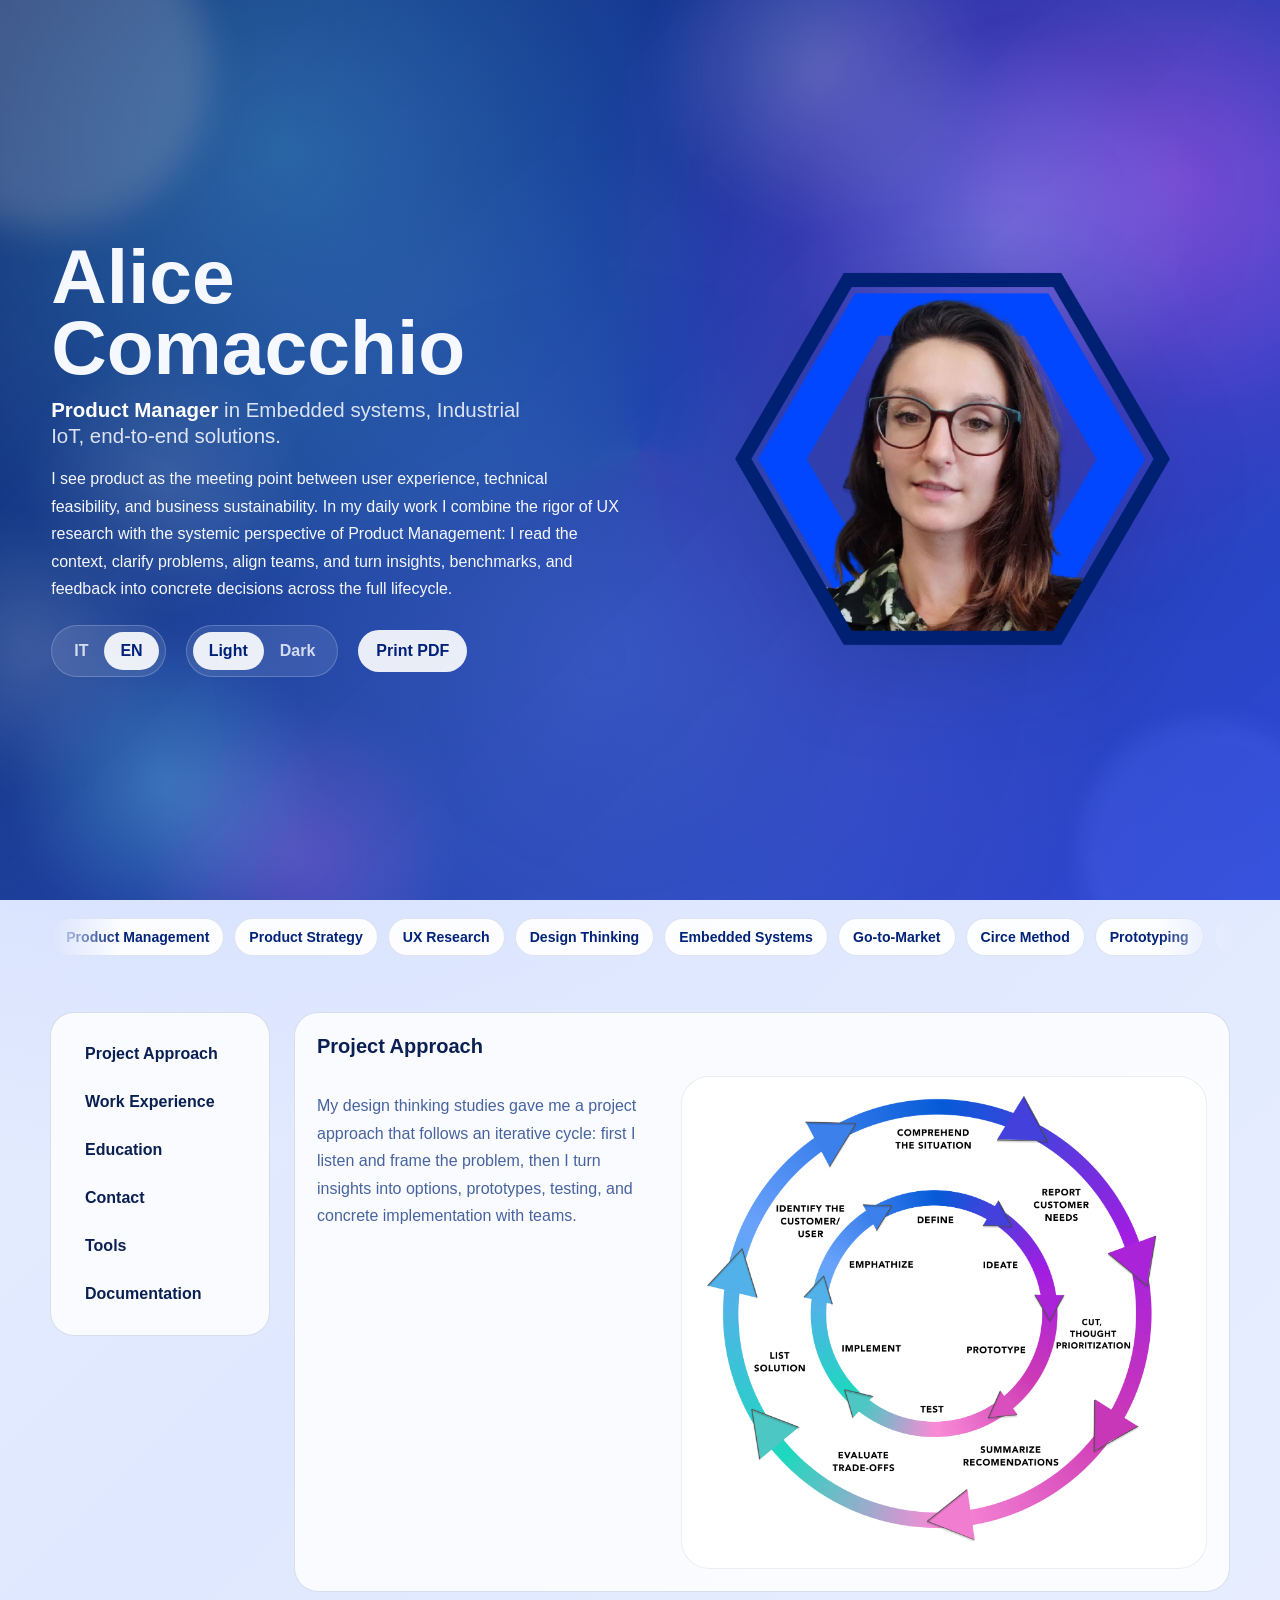
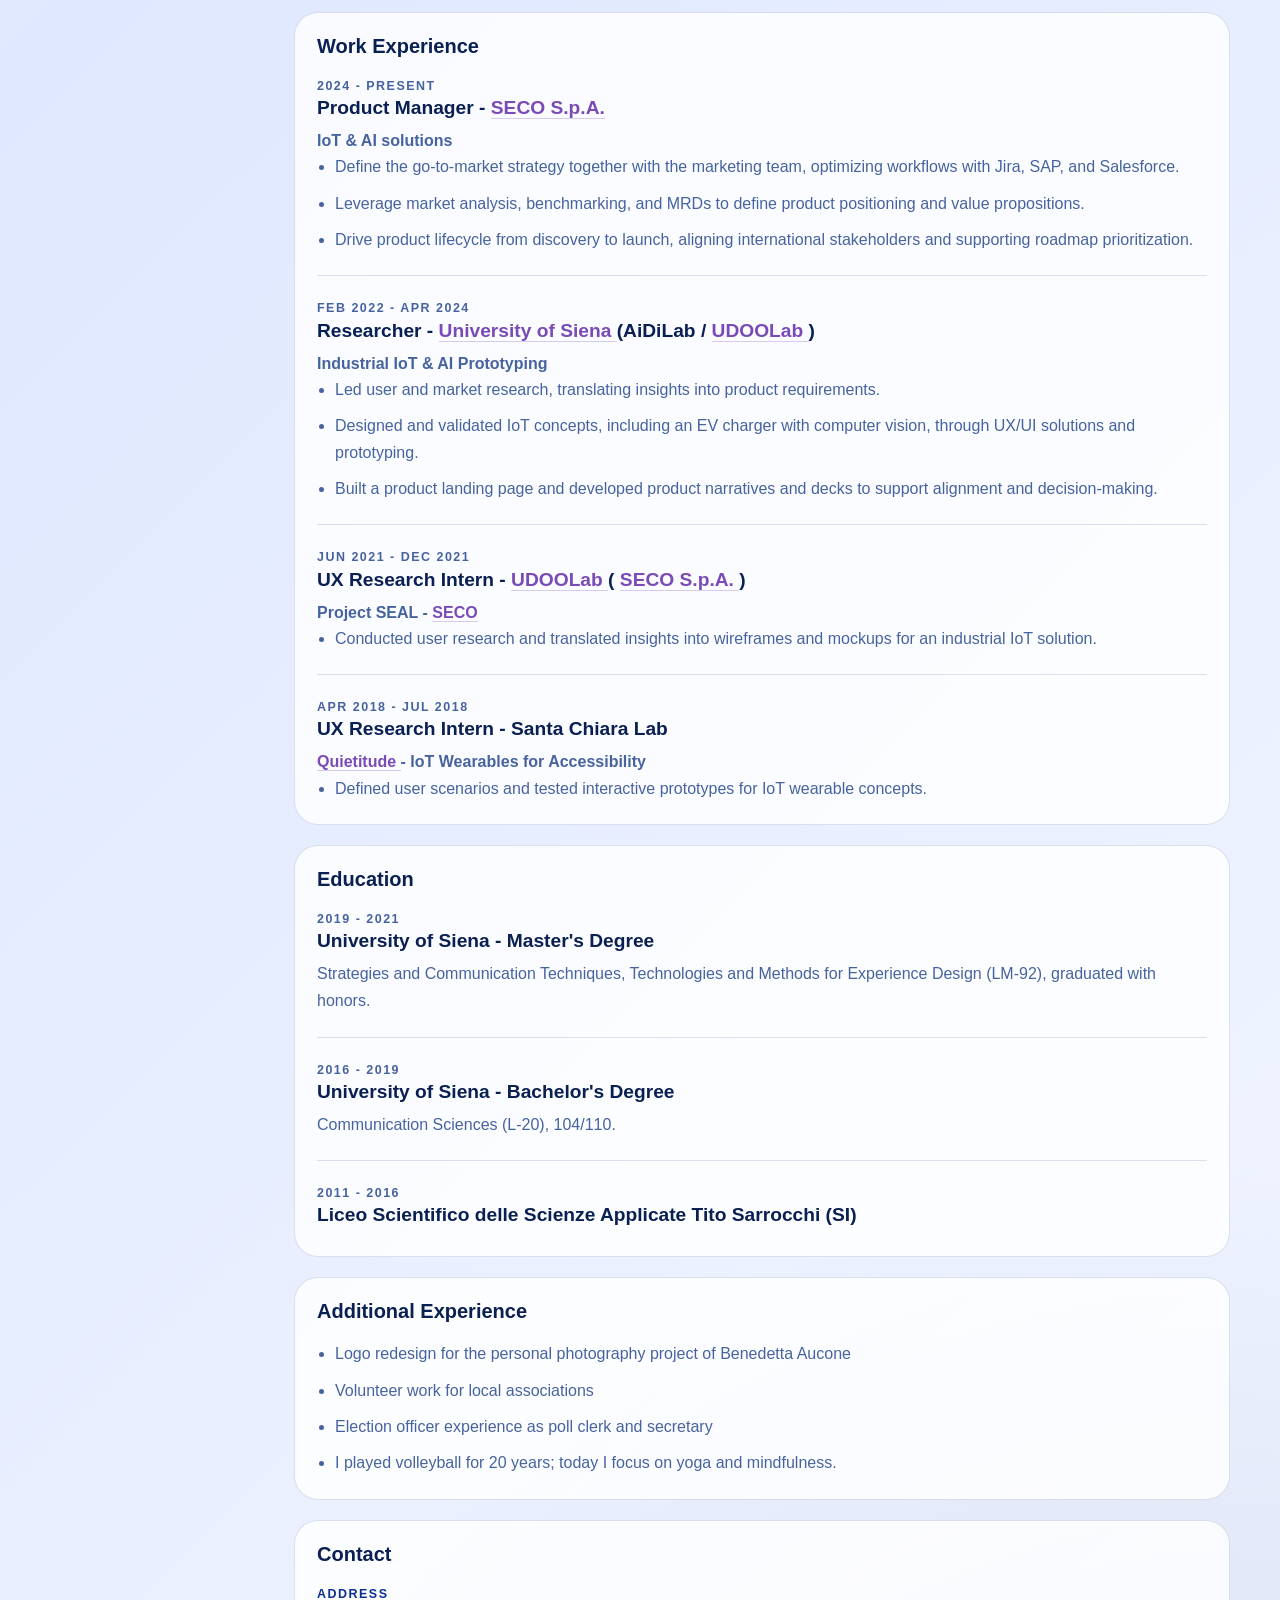
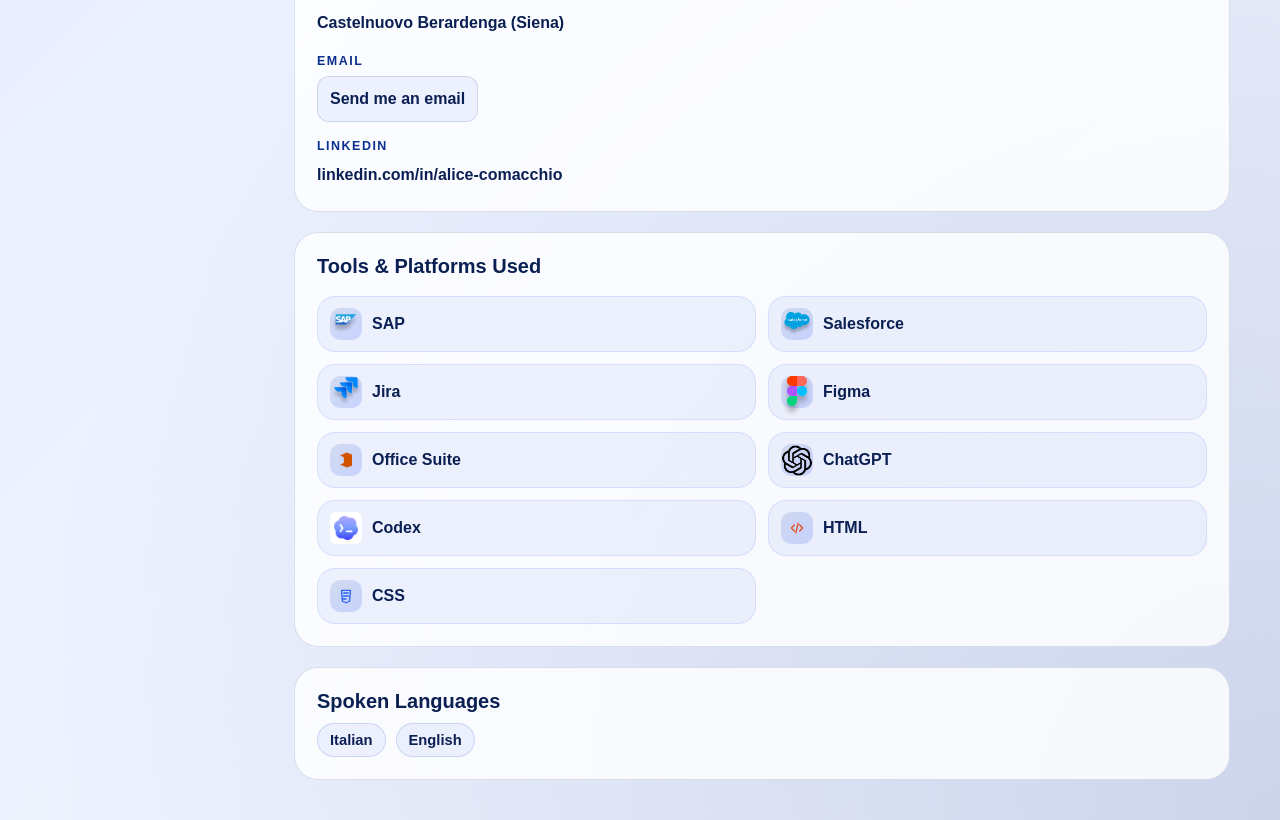
<file: index.html>
<!DOCTYPE html>
<html lang="it">
  <head>
    <meta charset="UTF-8" />
    <meta name="viewport" content="width=device-width, initial-scale=1.0" />
    <meta name="google" content="notranslate" />
    <title>Alice Comacchio | Product Manager</title>
    <link
      rel="icon"
      type="image/jpeg"
      href="./assets/images/profile/alice-comacchio.jpg"
    />
    <link rel="stylesheet" href="./assets/css/main.css" />
  </head>
  <body>
    <div class="page-shell">
      <header class="hero">
        <div class="hero-background-motion" aria-hidden="true"></div>
        <button
          class="mobile-menu-toggle"
          type="button"
          aria-expanded="false"
          aria-controls="site-menu"
        >
          <span class="mobile-menu-lines" aria-hidden="true">
            <span></span>
            <span></span>
            <span></span>
          </span>
          <span class="mobile-menu-label" data-it="Menu" data-en="Menu">Menu</span>
        </button>
        <div class="hero-visual" aria-label="Foto profilo di Alice Comacchio">
          <div class="hexagon-frame">
            <img
              class="hero-portrait"
              src="./assets/images/profile/alice-comacchio-hero.png"
              alt="Ritratto di Alice Comacchio"
            />
          </div>
        </div>
        <div class="hero-copy">
          <h1>Alice Comacchio</h1>
          <p class="hero-title">
            <strong>Product Manager</strong>
            <span
              class="hero-title-rest"
              data-it="in Embedded systems, Industrial IoT, end-to-end solutions."
              data-en="in Embedded systems, Industrial IoT, end-to-end solutions."
            >
              in Embedded systems, Industrial IoT, end-to-end solutions.
            </span>
          </p>
          <p
            class="hero-summary"
            data-it="Penso al prodotto come al punto di incontro tra esperienza utente, fattibilità tecnica e sostenibilità di business. Porto nel lavoro quotidiano il rigore della ricerca UX e la visione sistemica del Product Management: ascolto il contesto, chiarisco i problemi, allineo i team e trasformo insight, benchmark e feedback in decisioni concrete lungo tutto il lifecycle."
            data-en="I see product as the meeting point between user experience, technical feasibility, and business sustainability. In my daily work I combine the rigor of UX research with the systemic perspective of Product Management: I read the context, clarify problems, align teams, and turn insights, benchmarks, and feedback into concrete decisions across the full lifecycle."
          >
            Penso al prodotto come al punto di incontro tra esperienza utente, fattibilità
            tecnica e sostenibilità di business. Porto nel lavoro quotidiano il rigore della
            ricerca UX e la visione sistemica del Product Management: ascolto il contesto,
            chiarisco i problemi, allineo i team e trasformo insight, benchmark e feedback in
            decisioni concrete lungo tutto il lifecycle.
          </p>
          <div class="hero-topbar">
            <div class="hero-controls">
              <div class="control-group">
                <div
                  class="language-switch hero-language notranslate"
                  aria-label="Selettore lingua"
                  translate="no"
                >
                  <button class="lang-button active" type="button" data-lang="it" translate="no">
                    IT
                  </button>
                  <button class="lang-button" type="button" data-lang="en" translate="no">
                    EN
                  </button>
                </div>
              </div>

              <div class="control-group">
                <div class="theme-switch notranslate" aria-label="Theme switcher" translate="no">
                  <button
                    class="theme-button active"
                    type="button"
                    data-theme="light"
                    data-it="Chiaro"
                    data-en="Light"
                    translate="no"
                  >
                    Chiaro
                  </button>
                  <button
                    class="theme-button"
                    type="button"
                    data-theme="dark"
                    data-it="Scuro"
                    data-en="Dark"
                    translate="no"
                  >
                    Scuro
                  </button>
                </div>
              </div>

              <a
                class="print-link current-pdf-link"
                href="./print/cv-it.html"
                target="_blank"
                data-it="Stampa PDF"
                data-en="Print PDF"
              >
                Stampa PDF
              </a>
            </div>
          </div>
        </div>

      </header>

      <section class="hero-pills-band">
        <div class="hero-skills-marquee" aria-label="Competenze principali">
          <div class="hero-skills-track">
            <div class="hero-skills-set">
              <span>Product Management</span>
              <span>Product Strategy</span>
              <span>UX Research</span>
              <span>Design Thinking</span>
              <span>Embedded Systems</span>
              <span>Go-to-Market</span>
              <span>Circe Method</span>
              <span>Prototyping</span>
              <span>AI tools</span>
            </div>
            <div class="hero-skills-set" aria-hidden="true">
              <span>Product Management</span>
              <span>Product Strategy</span>
              <span>UX Research</span>
              <span>Design Thinking</span>
              <span>Embedded Systems</span>
              <span>Go-to-Market</span>
              <span>Circe Method</span>
              <span>Prototyping</span>
              <span>AI tools</span>
            </div>
            <div class="hero-skills-set" aria-hidden="true">
              <span>Product Management</span>
              <span>Product Strategy</span>
              <span>UX Research</span>
              <span>Design Thinking</span>
              <span>Embedded Systems</span>
              <span>Go-to-Market</span>
              <span>Circe Method</span>
              <span>Prototyping</span>
              <span>AI tools</span>
            </div>
          </div>
        </div>
      </section>

      <main class="content-grid">
        <aside class="sidebar">
          <nav class="section-menu" id="site-menu" aria-label="Section menu">
            <div class="mobile-menu-controls" aria-label="Mobile controls">
              <div class="mobile-menu-control-group">
                <span
                  class="mobile-menu-control-label"
                  data-it="Lingua"
                  data-en="Language"
                >
                  Lingua
                </span>
                <div
                  class="language-switch hero-language notranslate"
                  aria-label="Selettore lingua mobile"
                  translate="no"
                >
                  <button class="lang-button active" type="button" data-lang="it" translate="no">
                    IT
                  </button>
                  <button class="lang-button" type="button" data-lang="en" translate="no">
                    EN
                  </button>
                </div>
              </div>

              <div class="mobile-menu-control-group">
                <span
                  class="mobile-menu-control-label"
                  data-it="Modalità"
                  data-en="Mode"
                >
                  Modalità
                </span>
                <div
                  class="theme-switch notranslate"
                  aria-label="Theme switcher mobile"
                  translate="no"
                >
                  <button
                    class="theme-button active"
                    type="button"
                    data-theme="light"
                    data-it="Chiaro"
                    data-en="Light"
                    translate="no"
                  >
                    Chiaro
                  </button>
                  <button
                    class="theme-button"
                    type="button"
                    data-theme="dark"
                    data-it="Scuro"
                    data-en="Dark"
                    translate="no"
                  >
                    Scuro
                  </button>
                </div>
              </div>

              <a
                class="print-link current-pdf-link mobile-print-link"
              href="./print/cv-it.html"
                target="_blank"
                data-it="Stampa PDF"
                data-en="Print PDF"
              >
                Stampa PDF
              </a>
            </div>
            <a
              href="#design-thinking"
              data-it="Approccio ai progetti"
              data-en="Project Approach"
            >
              Approccio ai progetti
            </a>
            <a
              href="#work-experience"
              data-it="Esperienze Lavorative"
              data-en="Work Experience"
            >
              Esperienze Lavorative
            </a>
            <a href="#education" data-it="Educazione" data-en="Education">Educazione</a>
            <a href="#contact" data-it="Contatti" data-en="Contact">Contatti</a>
            <a href="#tools" data-it="Strumenti" data-en="Tools">Strumenti</a>
            <a
              href="https://drive.google.com/drive/u/0/folders/1caZQcHH-zPnYdEuzG8Q0CjWB6Q5udoi3"
              target="_blank"
              rel="noreferrer"
              data-it="Documentazione"
              data-en="Documentation"
            >
              Documentazione
            </a>
          </nav>
        </aside>

        <section class="main-column">
          <article class="content-section design-thinking-section" id="design-thinking">
            <div class="section-heading">
              <h2 data-it="Approccio ai progetti" data-en="Project Approach">
                Approccio ai progetti
              </h2>
            </div>
            <div class="design-thinking-layout">
              <div class="design-thinking-header">
                <p
                  class="design-thinking-intro"
                  data-it="Gli studi in design thinking mi hanno permesso di avere un approccio al progetto che segue un ciclo iterativo: prima ascolto e chiarisco il problema, poi trasformo gli insight in opzioni, prototipi, test e implementazione concreta con i team."
                  data-en="My design thinking studies gave me a project approach that follows an iterative cycle: first I listen and frame the problem, then I turn insights into options, prototypes, testing, and concrete implementation with teams."
                >
                  Gli studi in design thinking mi hanno permesso di avere un approccio al progetto
                  che segue un ciclo iterativo: prima ascolto e chiarisco il problema, poi
                  trasformo gli insight in opzioni, prototipi, test e implementazione concreta con
                  i team.
                </p>
              </div>
              <figure class="dt-figure dt-figure-light">
                <img
                  class="dt-figure-image theme-graphic"
                  src="./assets/images/graphics/design-thinking-light.png"
                  data-light-src="./assets/images/graphics/design-thinking-light.png"
                  data-dark-src="./assets/images/graphics/design-thinking-dark.png"
                  alt="Grafico del processo di design thinking"
                />
              </figure>
            </div>
          </article>

          <article class="content-section" id="work-experience">
            <div class="section-heading">
              <h2 data-it="Esperienze Lavorative" data-en="Work Experience">
                Esperienze Lavorative
              </h2>
            </div>
            <div class="timeline-item">
              <p class="item-meta" data-it="2024 - Oggi" data-en="2024 - Present">
                2024 - Oggi
              </p>
              <h3>
                Product Manager -
                <a class="inline-link" href="https://www.seco.com/" target="_blank" rel="noreferrer">
                  SECO S.p.A.
                </a>
              </h3>
              <p class="item-subtitle" data-it="IoT & AI solutions" data-en="IoT & AI solutions">
                IoT &amp; AI solutions
              </p>
              <ul class="bullet-list">
                <li
                  data-it="Definisco insieme al marketing team la strategia go-to-market, ottimizzando i flussi di lavoro con Jira, SAP e Salesforce."
                  data-en="Define the go-to-market strategy together with the marketing team, optimizing workflows with Jira, SAP, and Salesforce."
                >
                  Definisco insieme al marketing team la strategia go-to-market, ottimizzando i
                  flussi di lavoro con Jira, SAP e Salesforce.
                </li>
                <li
                  data-it="Utilizzo market analysis, benchmarking e MRD per definire posizionamento di prodotto e value proposition."
                  data-en="Leverage market analysis, benchmarking, and MRDs to define product positioning and value propositions."
                >
                  Utilizzo market analysis, benchmarking e MRD per definire posizionamento di
                  prodotto e value proposition.
                </li>
                <li
                  data-it="Guido il product lifecycle dalla discovery al lancio, allineando stakeholder internazionali e supportando la prioritizzazione della roadmap."
                  data-en="Drive product lifecycle from discovery to launch, aligning international stakeholders and supporting roadmap prioritization."
                >
                  Guido il product lifecycle dalla discovery al lancio, allineando stakeholder
                  internazionali e supportando la prioritizzazione della roadmap.
                </li>
              </ul>
            </div>
            <div class="timeline-item">
              <p class="item-meta" data-it="Feb 2022 - Apr 2024" data-en="Feb 2022 - Apr 2024">
                Feb 2022 - Apr 2024
              </p>
              <h3>
                Researcher -
                <a
                  class="inline-link"
                  href="https://www.unisi.it/ricerca/imprese-e-trasferimento-tecnologico/laboratori-di-ricerca-congiunti/udoo-lab"
                  target="_blank"
                  rel="noreferrer"
                >
                  University of Siena
                </a>
                (AiDiLab /
                <a
                  class="inline-link"
                  href="https://www.unisi.it/ricerca/imprese-e-trasferimento-tecnologico/laboratori-di-ricerca-congiunti/udoo-lab"
                  target="_blank"
                  rel="noreferrer"
                >
                  UDOOLab
                </a>
                )
              </h3>
              <p
                class="item-subtitle"
                data-it="Industrial IoT & AI Prototyping"
                data-en="Industrial IoT & AI Prototyping"
              >
                Industrial IoT &amp; AI Prototyping
              </p>
              <ul class="bullet-list">
                <li
                  data-it="Ho guidato user research e market research, traducendo insight in product requirements."
                  data-en="Led user and market research, translating insights into product requirements."
                >
                  Ho guidato user research e market research, traducendo insight in product
                  requirements.
                </li>
                <li
                  data-it="Ho progettato e validato concept IoT, incluso un EV charger con computer vision, attraverso UX/UI design e prototipazione."
                  data-en="Designed and validated IoT concepts, including an EV charger with computer vision, through UX/UI solutions and prototyping."
                >
                  Ho progettato e validato concept IoT, incluso un EV charger con computer vision,
                  attraverso UX/UI design e prototipazione.
                </li>
                <li
                  data-it="Ho realizzato una landing page di prodotto e sviluppato narrative e deck per supportare allineamento e decision-making."
                  data-en="Built a product landing page and developed product narratives and decks to support alignment and decision-making."
                >
                  Ho realizzato una landing page di prodotto e sviluppato narrative e deck per
                  supportare allineamento e decision-making.
                </li>
              </ul>
            </div>
            <div class="timeline-item">
              <p class="item-meta" data-it="Jun 2021 - Dec 2021" data-en="Jun 2021 - Dec 2021">
                Jun 2021 - Dec 2021
              </p>
              <h3>
                UX Research Intern -
                <a
                  class="inline-link"
                  href="https://www.unisi.it/ricerca/imprese-e-trasferimento-tecnologico/laboratori-di-ricerca-congiunti/udoo-lab"
                  target="_blank"
                  rel="noreferrer"
                >
                  UDOOLab
                </a>
                (
                <a class="inline-link" href="https://www.seco.com/" target="_blank" rel="noreferrer">
                  SECO S.p.A.
                </a>
                )
              </h3>
              <p class="item-subtitle">
                Project SEAL -
                <a class="inline-link" href="https://www.seco.com/" target="_blank" rel="noreferrer">
                  SECO
                </a>
              </p>
              <ul class="bullet-list">
                <li
                  data-it="Ho condotto user research e tradotto gli insight in wireframe e mockup per una soluzione industrial IoT."
                  data-en="Conducted user research and translated insights into wireframes and mockups for an industrial IoT solution."
                >
                  Ho condotto user research e tradotto gli insight in wireframe e mockup per una
                  soluzione industrial IoT.
                </li>
              </ul>
            </div>
            <div class="timeline-item">
              <p class="item-meta" data-it="Apr 2018 - Jul 2018" data-en="Apr 2018 - Jul 2018">
                Apr 2018 - Jul 2018
              </p>
              <h3
                data-it="UX Research Intern - Santa Chiara Lab"
                data-en="UX Research Intern - Santa Chiara Lab"
              >
                UX Research Intern - Santa Chiara Lab
              </h3>
              <p class="item-subtitle">
                <a
                  class="inline-link"
                  href="https://scfablab.unisi.it/project/quietitude/"
                  target="_blank"
                  rel="noreferrer"
                >
                  Quietitude
                </a>
                - IoT Wearables for Accessibility
              </p>
              <ul class="bullet-list">
                <li
                  data-it="Ho definito scenari utente e testato prototipi interattivi per concept wearable IoT dedicati all'accessibilità."
                  data-en="Defined user scenarios and tested interactive prototypes for IoT wearable concepts."
                >
                  Ho definito scenari utente e testato prototipi interattivi per concept wearable
                  IoT dedicati all'accessibilità.
                </li>
              </ul>
            </div>
          </article>

          <article class="content-section" id="education">
            <div class="section-heading">
              <h2 data-it="Educazione" data-en="Education">Educazione</h2>
            </div>
            <div class="timeline-item">
              <p class="item-meta" data-it="2019 - 2021" data-en="2019 - 2021">2019 - 2021</p>
              <h3
                data-it="Università degli Studi di Siena - Laurea Magistrale"
                data-en="University of Siena - Master's Degree"
              >
                Università degli Studi di Siena - Laurea Magistrale
              </h3>
              <p
                data-it="Strategie e Tecniche di Comunicazione, Tecnologie e Metodi per l'Experience Design (LM-92), 110 e lode."
                data-en="Strategies and Communication Techniques, Technologies and Methods for Experience Design (LM-92), graduated with honors."
              >
                Strategie e Tecniche di Comunicazione, Tecnologie e Metodi per l'Experience Design
                (LM-92), 110 e lode.
              </p>
            </div>
            <div class="timeline-item">
              <p class="item-meta" data-it="2016 - 2019" data-en="2016 - 2019">2016 - 2019</p>
              <h3
                data-it="Università degli Studi di Siena - Laurea Triennale"
                data-en="University of Siena - Bachelor's Degree"
              >
                Università degli Studi di Siena - Laurea Triennale
              </h3>
              <p
                data-it="Scienze della Comunicazione (L-20), 104/110."
                data-en="Communication Sciences (L-20), 104/110."
              >
                Scienze della Comunicazione (L-20), 104/110.
              </p>
            </div>
            <div class="timeline-item">
              <p class="item-meta" data-it="2011 - 2016" data-en="2011 - 2016">2011 - 2016</p>
              <h3
                data-it="Liceo Scientifico delle Scienze Applicate Tito Sarrocchi (SI)"
                data-en="Liceo Scientifico delle Scienze Applicate Tito Sarrocchi (SI)"
              >
                Liceo Scientifico delle Scienze Applicate Tito Sarrocchi (SI)
              </h3>
            </div>
          </article>

          <article class="content-section">
            <div class="section-heading">
              <h2 data-it="Esperienze Extra" data-en="Additional Experience">
                Esperienze Extra
              </h2>
            </div>
            <ul class="bullet-list">
              <li
                data-it="Redesign del logo per la fotografa Benedetta Aucone"
                data-en="Logo redesign for the personal photography project of Benedetta Aucone"
              >
                Redesign del logo per la fotografa Benedetta Aucone
              </li>
              <li
                data-it="Attività di volontariato per associazioni locali"
                data-en="Volunteer work for local associations"
              >
                Attività di volontariato per associazioni locali
              </li>
              <li
                data-it="Esperienza come scrutatrice e segretaria di seggio"
                data-en="Election officer experience as poll clerk and secretary"
              >
                Esperienza come scrutatrice e segretaria di seggio
              </li>
              <li
                data-it="Ho giocato a pallavolo per 20 anni; oggi mi dedico a yoga e mindfulness."
                data-en="I played volleyball for 20 years; today I focus on yoga and mindfulness."
              >
                Ho giocato a pallavolo per 20 anni; oggi mi dedico a yoga e mindfulness.
              </li>
            </ul>
          </article>

          <article class="content-section" id="contact">
            <div class="section-heading">
              <h2 data-it="Contatti" data-en="Contact">Contatti</h2>
            </div>
            <ul class="contact-list">
              <li>
                <span data-it="Indirizzo" data-en="Address">Indirizzo</span>
                <strong
                  data-it="Castelnuovo Berardenga (Siena)"
                  data-en="Castelnuovo Berardenga (Siena)"
                >
                  Castelnuovo Berardenga (Siena)
                </strong>
              </li>
              <li>
                <span data-it="Email" data-en="Email">Email</span>
                <div class="contact-private">
                  <button
                    class="contact-reveal contact-email-cta"
                    type="button"
                    data-it="Scrivimi una email"
                    data-en="Send me an email"
                  >
                    Scrivimi una email
                  </button>
                </div>
              </li>
              <li>
                <span data-it="LinkedIn" data-en="LinkedIn">LinkedIn</span>
                <a
                  class="contact-link"
                  href="https://www.linkedin.com/in/alice-comacchio/"
                  target="_blank"
                  rel="noreferrer"
                >
                  linkedin.com/in/alice-comacchio
                </a>
              </li>
            </ul>
          </article>

          <article class="content-section" id="tools">
            <div class="section-heading">
              <h2
                data-it="Strumenti e piattaforme utilizzate"
                data-en="Tools & Platforms Used"
              >
                Strumenti e piattaforme utilizzate
              </h2>
            </div>
            <div class="tools-grid">
              <div class="tool-item">
                <span class="tool-icon tool-icon-sap" aria-hidden="true">
                  <img src="./assets/images/tools/tool-sap.png" alt="" />
                </span>
                <span>SAP</span>
              </div>
              <div class="tool-item">
                <span class="tool-icon tool-icon-salesforce" aria-hidden="true">
                  <img src="./assets/images/tools/tool-salesforce.png" alt="" />
                </span>
                <span>Salesforce</span>
              </div>
              <div class="tool-item">
                <span class="tool-icon tool-icon-jira" aria-hidden="true">
                  <img src="./assets/images/tools/tool-jira.png" alt="" />
                </span>
                <span>Jira</span>
              </div>
              <div class="tool-item">
                <span class="tool-icon tool-icon-figma" aria-hidden="true">
                  <img src="./assets/images/tools/tool-figma.png" alt="" />
                </span>
                <span>Figma</span>
              </div>
              <div class="tool-item">
                <span class="tool-icon tool-icon-office" aria-hidden="true">
                  <svg viewBox="0 0 24 24">
                    <path d="M4 6.1 13.1 2 20 4.5v15L13.1 22 4 17.9l5.2-2V8.2L4 6.1Z" />
                    <path d="M9.2 8.2 15.7 6.6v10.8l-6.5-1.5Z" />
                  </svg>
                </span>
                <span>Office Suite</span>
              </div>
              <div class="tool-item">
                <span class="tool-icon tool-icon-chatgpt" aria-hidden="true">
                  <img src="./assets/images/tools/tool-generic-black.png" alt="" />
                </span>
                <span>ChatGPT</span>
              </div>
              <div class="tool-item">
                <span class="tool-icon tool-icon-codex" aria-hidden="true">
                  <img src="./assets/images/tools/tool-codex.png" alt="" />
                </span>
                <span>Codex</span>
              </div>
              <div class="tool-item">
                <span class="tool-icon tool-icon-html" aria-hidden="true">
                  <svg viewBox="0 0 24 24"><path d="m8.5 8-4 4 4 4"/><path d="m15.5 8 4 4-4 4"/><path d="m13.5 5.5-3 13"/></svg>
                </span>
                <span>HTML</span>
              </div>
              <div class="tool-item">
                <span class="tool-icon tool-icon-css" aria-hidden="true">
                  <svg viewBox="0 0 24 24"><path d="M6 4.5h12l-1.3 14.5L12 21l-4.7-2L6 4.5Z"/><path d="M9 8h6"/><path d="M8.7 12H15"/><path d="M8.3 16H12"/></svg>
                </span>
                <span>CSS</span>
              </div>
            </div>
          </article>

          <article class="content-section languages-section" id="languages">
            <div class="section-heading">
              <h2 data-it="Lingue parlate" data-en="Spoken Languages">Lingue parlate</h2>
            </div>
            <div class="language-pills">
              <span class="language-pill" data-it="Italiano" data-en="Italian">Italiano</span>
              <span class="language-pill" data-it="Inglese" data-en="English">Inglese</span>
            </div>
          </article>
        </section>
      </main>
    </div>

    <script src="./assets/js/main.js"></script>
  </body>
</html>
</file>
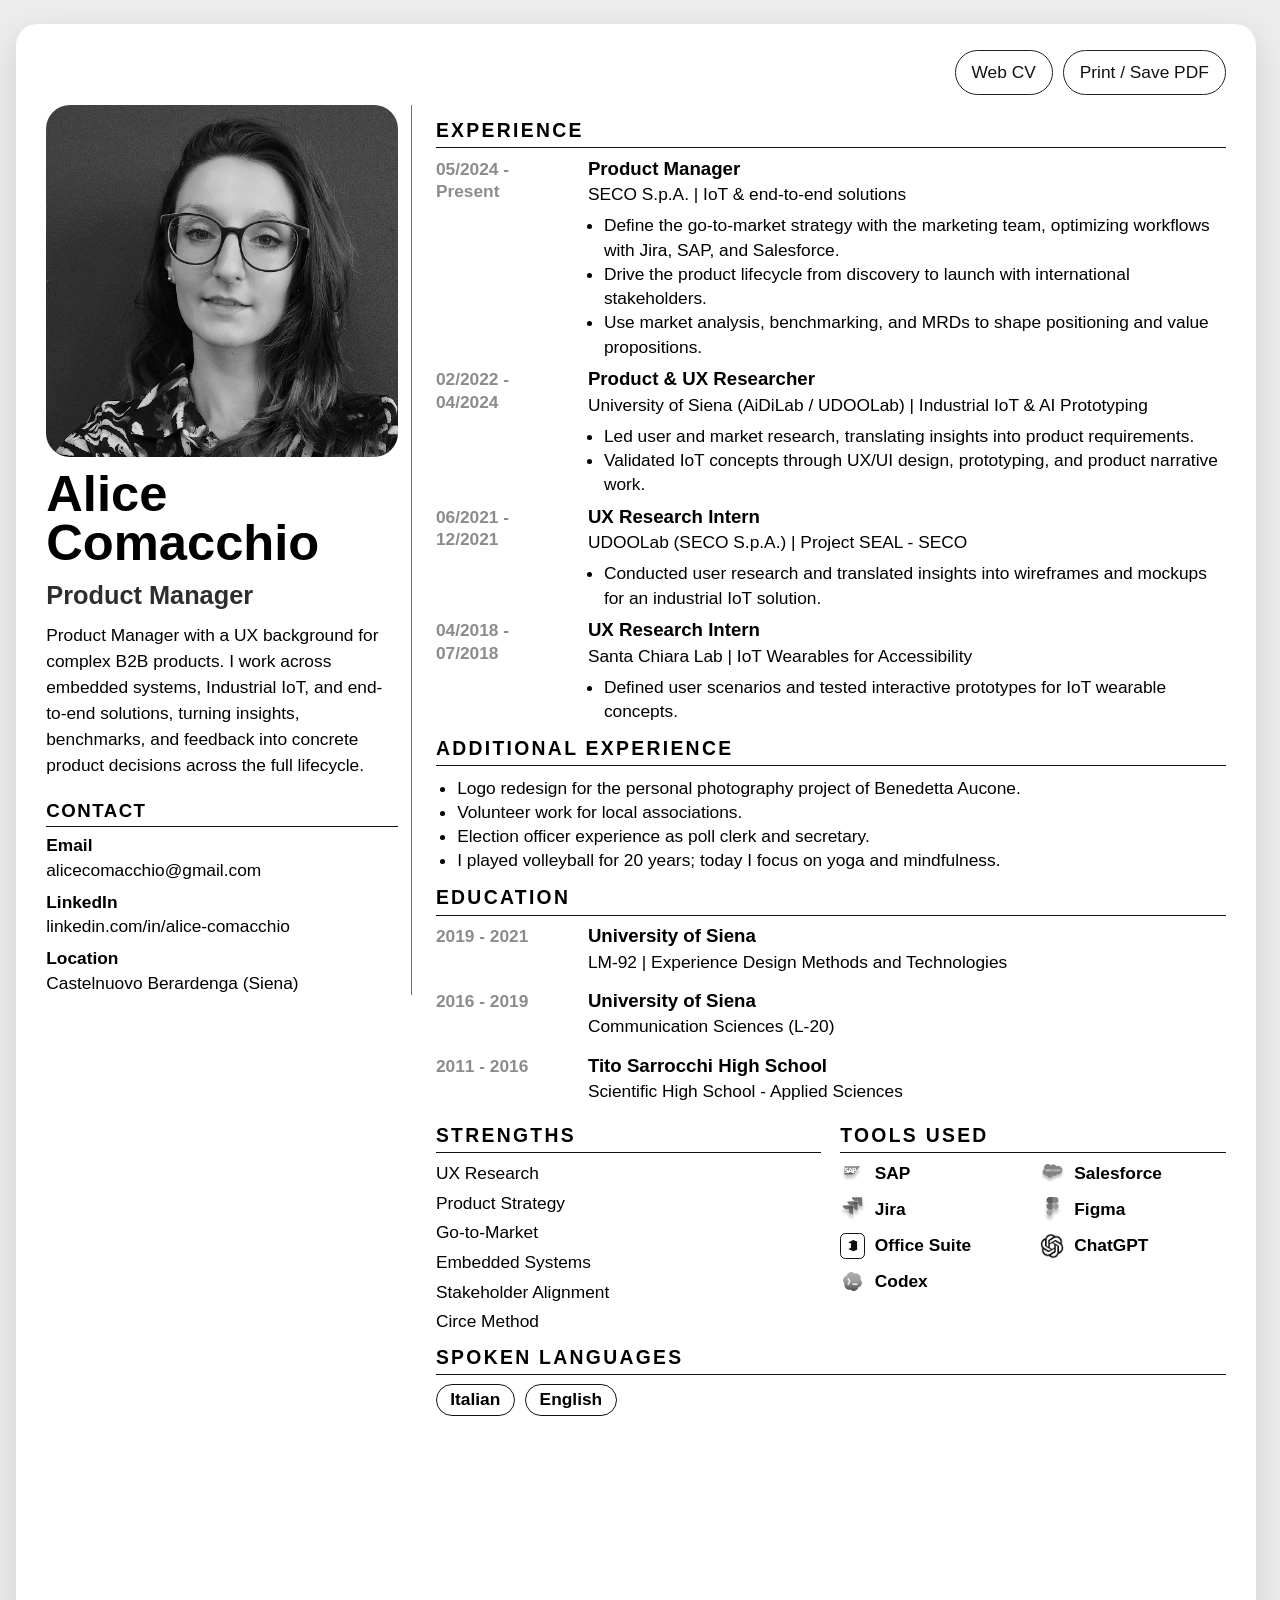
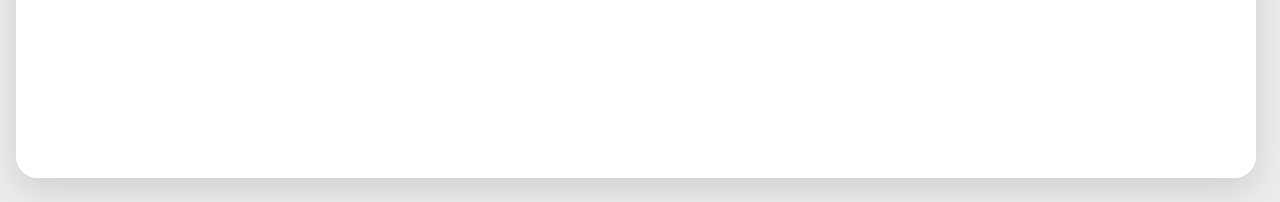
<file: print/cv-en.html>
<!DOCTYPE html>
<html lang="en" class="print-preview-page">
  <head>
    <meta charset="UTF-8" />
    <meta name="viewport" content="width=device-width, initial-scale=1.0" />
    <meta name="google" content="notranslate" />
    <title>Alice Comacchio | CV EN</title>
    <link
      rel="icon"
      type="image/jpeg"
      href="../assets/images/profile/alice-comacchio.jpg"
    />
    <link rel="stylesheet" href="../assets/css/main.css" />
  </head>
  <body class="print-preview-page notranslate" translate="no">
    <div class="page-shell">
      <section class="resume-sheet">
        <div class="resume-actions">
          <a class="preview-button" href="../index.html">Web CV</a>
          <button class="preview-button" type="button" onclick="window.print()">Print / Save PDF</button>
        </div>
        <div class="resume-layout">
          <aside class="resume-sidebar">
            <img
              class="resume-profile-photo"
              src="../assets/images/profile/alice-comacchio.jpg"
              alt="Portrait of Alice Comacchio"
            />
            <h1>Alice Comacchio</h1>
            <p class="resume-role">Product Manager</p>
            <p class="resume-profile">
              Product Manager with a UX background for complex B2B products. I work across embedded
              systems, Industrial IoT, and end-to-end solutions, turning insights, benchmarks, and
              feedback into concrete product decisions across the full lifecycle.
            </p>
            <div class="resume-sidebar-block">
              <h2>Contact</h2>
              <ul class="resume-contact-list">
                <li><strong>Email</strong><span>alicecomacchio@gmail.com</span></li>
                <li><strong>LinkedIn</strong><span>linkedin.com/in/alice-comacchio</span></li>
                <li><strong>Location</strong><span>Castelnuovo Berardenga (Siena)</span></li>
              </ul>
            </div>
          </aside>

          <div class="resume-main">
            <section class="resume-section">
              <h2>Experience</h2>
              <div class="resume-entry">
                <div class="resume-date">05/2024 - Present</div>
                <div>
                  <h3>Product Manager</h3>
                  <p class="resume-org">SECO S.p.A. | IoT &amp; end-to-end solutions</p>
                  <ul>
                    <li>Define the go-to-market strategy with the marketing team, optimizing workflows with Jira, SAP, and Salesforce.</li>
                    <li>Drive the product lifecycle from discovery to launch with international stakeholders.</li>
                    <li>Use market analysis, benchmarking, and MRDs to shape positioning and value propositions.</li>
                  </ul>
                </div>
              </div>
              <div class="resume-entry">
                <div class="resume-date">02/2022 - 04/2024</div>
                <div>
                  <h3>Product &amp; UX Researcher</h3>
                  <p class="resume-org">University of Siena (AiDiLab / UDOOLab) | Industrial IoT &amp; AI Prototyping</p>
                  <ul>
                    <li>Led user and market research, translating insights into product requirements.</li>
                    <li>Validated IoT concepts through UX/UI design, prototyping, and product narrative work.</li>
                  </ul>
                </div>
              </div>
              <div class="resume-entry">
                <div class="resume-date">06/2021 - 12/2021</div>
                <div>
                  <h3>UX Research Intern</h3>
                  <p class="resume-org">UDOOLab (SECO S.p.A.) | Project SEAL - SECO</p>
                  <ul>
                    <li>Conducted user research and translated insights into wireframes and mockups for an industrial IoT solution.</li>
                  </ul>
                </div>
              </div>
              <div class="resume-entry">
                <div class="resume-date">04/2018 - 07/2018</div>
                <div>
                  <h3>UX Research Intern</h3>
                  <p class="resume-org">Santa Chiara Lab | IoT Wearables for Accessibility</p>
                  <ul>
                    <li>Defined user scenarios and tested interactive prototypes for IoT wearable concepts.</li>
                  </ul>
                </div>
              </div>
            </section>

            <section class="resume-section">
              <h2>Additional Experience</h2>
              <ul class="resume-extra-list">
                <li>Logo redesign for the personal photography project of Benedetta Aucone.</li>
                <li>Volunteer work for local associations.</li>
                <li>Election officer experience as poll clerk and secretary.</li>
                <li>I played volleyball for 20 years; today I focus on yoga and mindfulness.</li>
              </ul>
            </section>

            <section class="resume-section">
              <h2>Education</h2>
              <div class="resume-entry">
                <div class="resume-date">2019 - 2021</div>
                <div>
                  <h3>University of Siena</h3>
                  <p class="resume-org">LM-92 | Experience Design Methods and Technologies</p>
                </div>
              </div>
              <div class="resume-entry">
                <div class="resume-date">2016 - 2019</div>
                <div>
                  <h3>University of Siena</h3>
                  <p class="resume-org">Communication Sciences (L-20)</p>
                </div>
              </div>
              <div class="resume-entry">
                <div class="resume-date">2011 - 2016</div>
                <div>
                  <h3>Tito Sarrocchi High School</h3>
                  <p class="resume-org">Scientific High School - Applied Sciences</p>
                </div>
              </div>
            </section>

            <section class="resume-section resume-strengths-tools">
              <div class="resume-column">
                <h2>Strengths</h2>
                <div class="resume-inline-grid">
                  <p>UX Research</p>
                  <p>Product Strategy</p>
                  <p>Go-to-Market</p>
                  <p>Embedded Systems</p>
                  <p>Stakeholder Alignment</p>
                  <p>Circe Method</p>
                </div>
              </div>
              <div class="resume-column">
                <h2>Tools Used</h2>
                <div class="resume-tools-grid">
                  <div class="resume-tool">
                    <img src="../assets/images/tools/tool-sap.png" alt="" />
                    <span>SAP</span>
                  </div>
                  <div class="resume-tool">
                    <img src="../assets/images/tools/tool-salesforce.png" alt="" />
                    <span>Salesforce</span>
                  </div>
                  <div class="resume-tool">
                    <img src="../assets/images/tools/tool-jira.png" alt="" />
                    <span>Jira</span>
                  </div>
                  <div class="resume-tool">
                    <img src="../assets/images/tools/tool-figma.png" alt="" />
                    <span>Figma</span>
                  </div>
                  <div class="resume-tool">
                    <span class="resume-tool-badge office-badge">
                      <svg viewBox="0 0 24 24" aria-hidden="true">
                        <path d="M4 6.1 13.1 2 20 4.5v15L13.1 22 4 17.9l5.2-2V8.2L4 6.1Z" />
                        <path d="M9.2 8.2 15.7 6.6v10.8l-6.5-1.5Z" />
                      </svg>
                    </span>
                    <span>Office Suite</span>
                  </div>
                  <div class="resume-tool">
                    <img src="../assets/images/tools/tool-generic-black.png" alt="" />
                    <span>ChatGPT</span>
                  </div>
                  <div class="resume-tool">
                    <img src="../assets/images/tools/tool-codex.png" alt="" />
                    <span>Codex</span>
                  </div>
                </div>
              </div>
            </section>

            <section class="resume-section resume-languages">
              <h2>Spoken Languages</h2>
              <div class="resume-language-pills">
                <span class="resume-language-pill">Italian</span>
                <span class="resume-language-pill">English</span>
              </div>
            </section>
          </div>
        </div>
      </section>
    </div>
    <script>
      const isEmbedded = new URLSearchParams(window.location.search).get("embed") === "1";
      if (isEmbedded) {
        document.body.classList.add("resume-embed");
      }
    </script>
  </body>
</html>
</file>
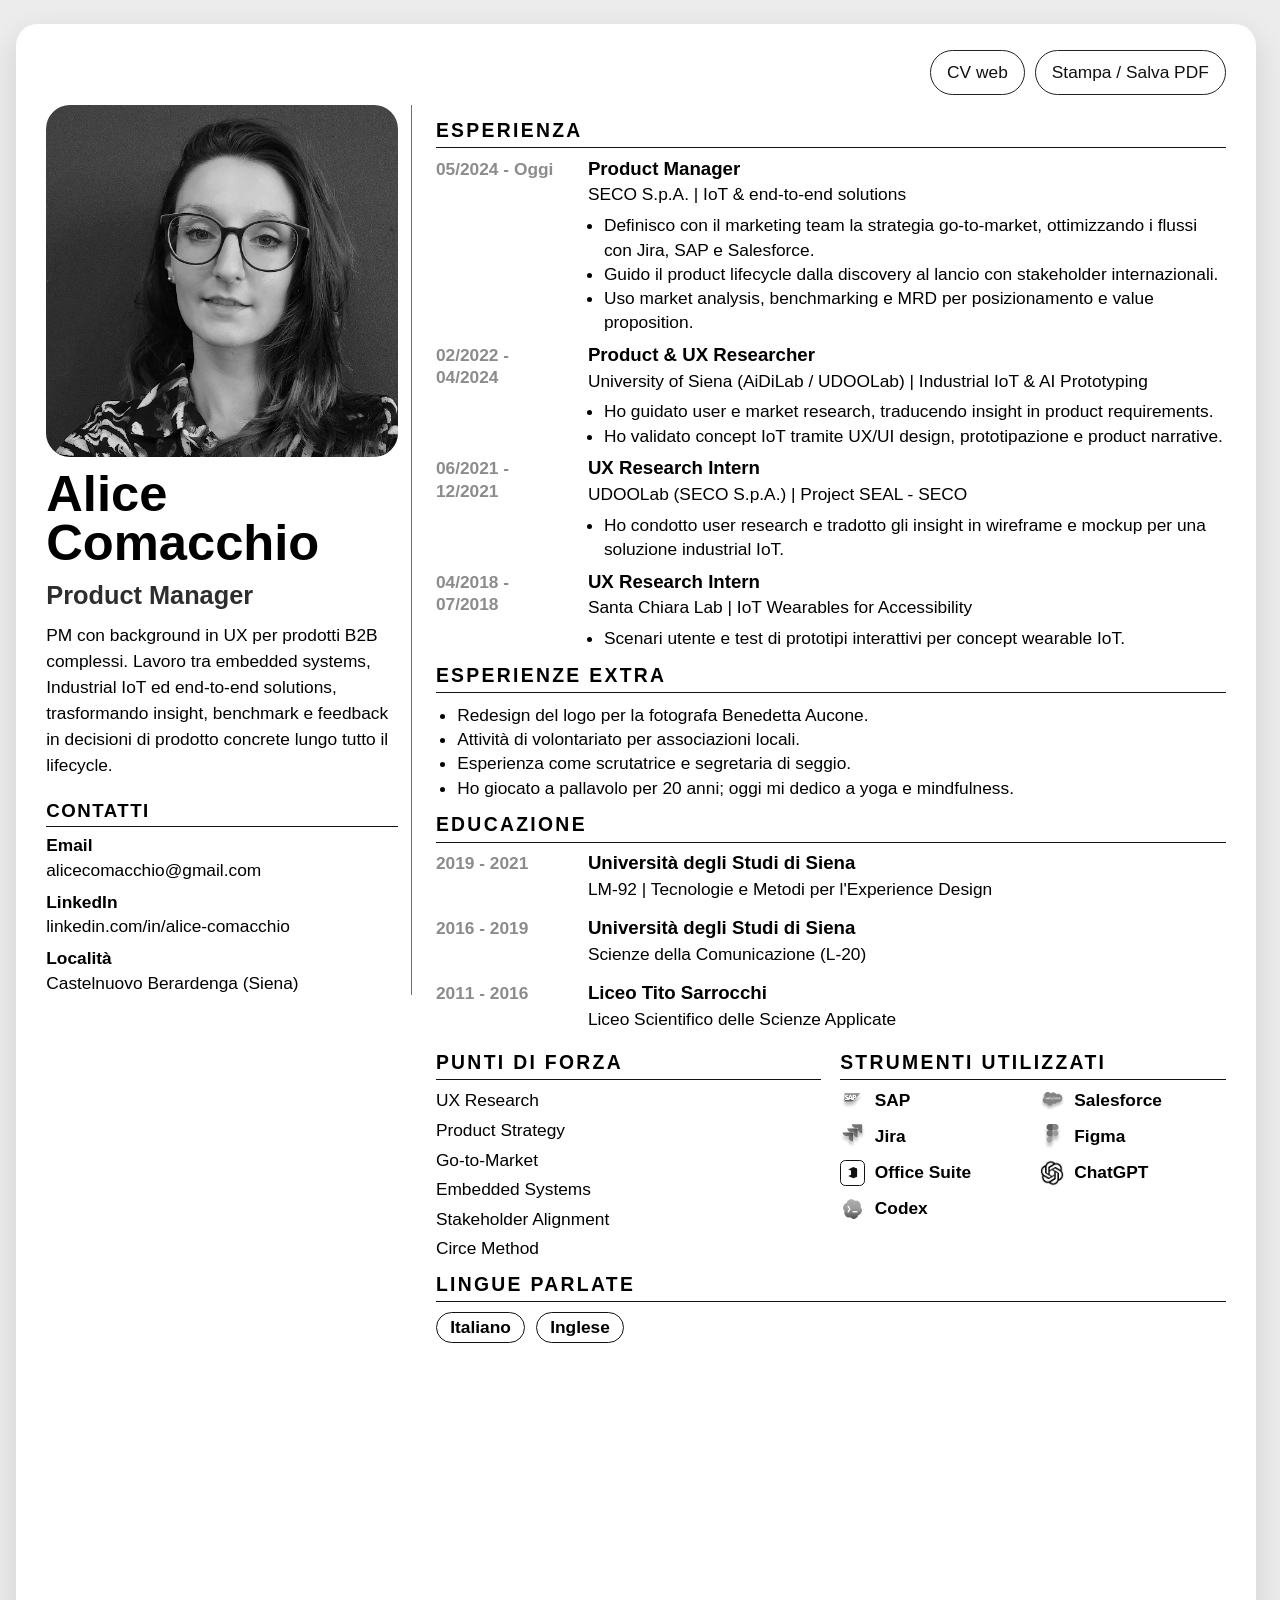
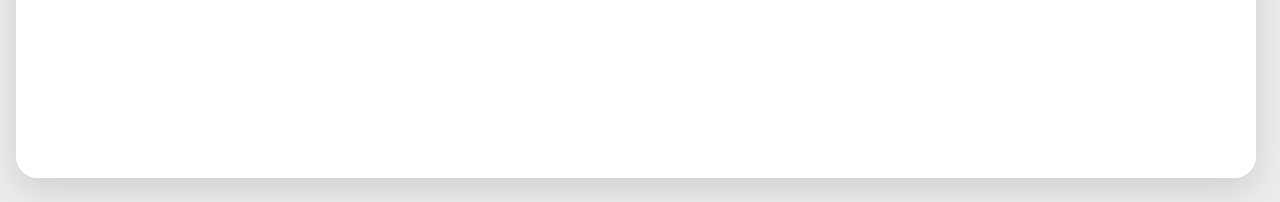
<file: print/cv-it.html>
<!DOCTYPE html>
<html lang="it" class="print-preview-page">
  <head>
    <meta charset="UTF-8" />
    <meta name="viewport" content="width=device-width, initial-scale=1.0" />
    <meta name="google" content="notranslate" />
    <title>Alice Comacchio | CV IT</title>
    <link
      rel="icon"
      type="image/jpeg"
      href="../assets/images/profile/alice-comacchio.jpg"
    />
    <link rel="stylesheet" href="../assets/css/main.css" />
  </head>
  <body class="print-preview-page notranslate" translate="no">
    <div class="page-shell">
      <section class="resume-sheet">
        <div class="resume-actions">
          <a class="preview-button" href="../index.html">CV web</a>
          <button class="preview-button" type="button" onclick="window.print()">Stampa / Salva PDF</button>
        </div>
        <div class="resume-layout">
          <aside class="resume-sidebar">
            <img
              class="resume-profile-photo"
              src="../assets/images/profile/alice-comacchio.jpg"
              alt="Ritratto di Alice Comacchio"
            />
            <h1>Alice Comacchio</h1>
            <p class="resume-role">Product Manager</p>
            <p class="resume-profile">
              PM con background in UX per prodotti B2B complessi. Lavoro tra embedded systems,
              Industrial IoT ed end-to-end solutions, trasformando insight, benchmark e feedback in
              decisioni di prodotto concrete lungo tutto il lifecycle.
            </p>
            <div class="resume-sidebar-block">
              <h2>Contatti</h2>
              <ul class="resume-contact-list">
                <li><strong>Email</strong><span>alicecomacchio@gmail.com</span></li>
                <li><strong>LinkedIn</strong><span>linkedin.com/in/alice-comacchio</span></li>
                <li><strong>Località</strong><span>Castelnuovo Berardenga (Siena)</span></li>
              </ul>
            </div>
          </aside>

          <div class="resume-main">
            <section class="resume-section">
              <h2>Esperienza</h2>
              <div class="resume-entry">
                <div class="resume-date">05/2024 - Oggi</div>
                <div>
                  <h3>Product Manager</h3>
                  <p class="resume-org">SECO S.p.A. | IoT &amp; end-to-end solutions</p>
                  <ul>
                    <li>Definisco con il marketing team la strategia go-to-market, ottimizzando i flussi con Jira, SAP e Salesforce.</li>
                    <li>Guido il product lifecycle dalla discovery al lancio con stakeholder internazionali.</li>
                    <li>Uso market analysis, benchmarking e MRD per posizionamento e value proposition.</li>
                  </ul>
                </div>
              </div>
              <div class="resume-entry">
                <div class="resume-date">02/2022 - 04/2024</div>
                <div>
                  <h3>Product &amp; UX Researcher</h3>
                  <p class="resume-org">University of Siena (AiDiLab / UDOOLab) | Industrial IoT &amp; AI Prototyping</p>
                  <ul>
                    <li>Ho guidato user e market research, traducendo insight in product requirements.</li>
                    <li>Ho validato concept IoT tramite UX/UI design, prototipazione e product narrative.</li>
                  </ul>
                </div>
              </div>
              <div class="resume-entry">
                <div class="resume-date">06/2021 - 12/2021</div>
                <div>
                  <h3>UX Research Intern</h3>
                  <p class="resume-org">UDOOLab (SECO S.p.A.) | Project SEAL - SECO</p>
                  <ul>
                    <li>Ho condotto user research e tradotto gli insight in wireframe e mockup per una soluzione industrial IoT.</li>
                  </ul>
                </div>
              </div>
              <div class="resume-entry">
                <div class="resume-date">04/2018 - 07/2018</div>
                <div>
                  <h3>UX Research Intern</h3>
                  <p class="resume-org">Santa Chiara Lab | IoT Wearables for Accessibility</p>
                  <ul>
                    <li>Scenari utente e test di prototipi interattivi per concept wearable IoT.</li>
                  </ul>
                </div>
              </div>
            </section>

            <section class="resume-section">
              <h2>Esperienze Extra</h2>
              <ul class="resume-extra-list">
                <li>Redesign del logo per la fotografa Benedetta Aucone.</li>
                <li>Attività di volontariato per associazioni locali.</li>
                <li>Esperienza come scrutatrice e segretaria di seggio.</li>
                <li>Ho giocato a pallavolo per 20 anni; oggi mi dedico a yoga e mindfulness.</li>
              </ul>
            </section>

            <section class="resume-section">
              <h2>Educazione</h2>
              <div class="resume-entry">
                <div class="resume-date">2019 - 2021</div>
                <div>
                  <h3>Università degli Studi di Siena</h3>
                  <p class="resume-org">LM-92 | Tecnologie e Metodi per l'Experience Design</p>
                </div>
              </div>
              <div class="resume-entry">
                <div class="resume-date">2016 - 2019</div>
                <div>
                  <h3>Università degli Studi di Siena</h3>
                  <p class="resume-org">Scienze della Comunicazione (L-20)</p>
                </div>
              </div>
              <div class="resume-entry">
                <div class="resume-date">2011 - 2016</div>
                <div>
                  <h3>Liceo Tito Sarrocchi</h3>
                  <p class="resume-org">Liceo Scientifico delle Scienze Applicate</p>
                </div>
              </div>
            </section>

            <section class="resume-section resume-strengths-tools">
              <div class="resume-column">
                <h2>Punti di forza</h2>
                <div class="resume-inline-grid">
                  <p>UX Research</p>
                  <p>Product Strategy</p>
                  <p>Go-to-Market</p>
                  <p>Embedded Systems</p>
                  <p>Stakeholder Alignment</p>
                  <p>Circe Method</p>
                </div>
              </div>
              <div class="resume-column">
                <h2>Strumenti utilizzati</h2>
                <div class="resume-tools-grid">
                  <div class="resume-tool">
                    <img src="../assets/images/tools/tool-sap.png" alt="" />
                    <span>SAP</span>
                  </div>
                  <div class="resume-tool">
                    <img src="../assets/images/tools/tool-salesforce.png" alt="" />
                    <span>Salesforce</span>
                  </div>
                  <div class="resume-tool">
                    <img src="../assets/images/tools/tool-jira.png" alt="" />
                    <span>Jira</span>
                  </div>
                  <div class="resume-tool">
                    <img src="../assets/images/tools/tool-figma.png" alt="" />
                    <span>Figma</span>
                  </div>
                  <div class="resume-tool">
                    <span class="resume-tool-badge office-badge">
                      <svg viewBox="0 0 24 24" aria-hidden="true">
                        <path d="M4 6.1 13.1 2 20 4.5v15L13.1 22 4 17.9l5.2-2V8.2L4 6.1Z" />
                        <path d="M9.2 8.2 15.7 6.6v10.8l-6.5-1.5Z" />
                      </svg>
                    </span>
                    <span>Office Suite</span>
                  </div>
                  <div class="resume-tool">
                    <img src="../assets/images/tools/tool-generic-black.png" alt="" />
                    <span>ChatGPT</span>
                  </div>
                  <div class="resume-tool">
                    <img src="../assets/images/tools/tool-codex.png" alt="" />
                    <span>Codex</span>
                  </div>
                </div>
              </div>
            </section>

            <section class="resume-section resume-languages">
              <h2>Lingue parlate</h2>
              <div class="resume-language-pills">
                <span class="resume-language-pill">Italiano</span>
                <span class="resume-language-pill">Inglese</span>
              </div>
            </section>
          </div>
        </div>
      </section>
    </div>
    <script>
      const isEmbedded = new URLSearchParams(window.location.search).get("embed") === "1";
      if (isEmbedded) {
        document.body.classList.add("resume-embed");
      }
    </script>
  </body>
</html>
</file>
<file: assets/css/main.css>
:root {
  --pdf-page-width: 1240px;
  --pdf-page-height: 1754px;
  --bg: #eef3ff;
  --paper: rgba(251, 252, 255, 0.88);
  --panel: rgba(10, 43, 120, 0.08);
  --line: rgba(10, 43, 120, 0.14);
  --text: #0a1f52;
  --muted: #47639f;
  --accent: #0b2f8f;
  --accent-pink: #d93cff;
  --accent-soft: #1b4cff;
  --highlight: #1147e6;
  --shadow: 0 24px 80px rgba(11, 47, 143, 0.16);
  --font-main: Calibri, "Carlito", "Segoe UI", "Helvetica Neue", Arial, sans-serif;
}

* {
  box-sizing: border-box;
}

html {
  scroll-behavior: smooth;
}

html[data-theme="dark"] {
  --bg: #06112e;
  --paper: rgba(7, 18, 48, 0.84);
  --panel: rgba(91, 128, 255, 0.08);
  --line: rgba(91, 128, 255, 0.18);
  --text: #f2f5ff;
  --muted: #b4c4f8;
  --accent: #7fa4ff;
  --accent-pink: #e46dff;
  --accent-soft: #1147e6;
  --highlight: #dfe7ff;
  --shadow: 0 24px 80px rgba(0, 0, 0, 0.38);
}

body {
  margin: 0;
  min-height: 100vh;
  font-family: var(--font-main);
  color: var(--text);
  background:
    radial-gradient(circle at top left, rgba(17, 71, 230, 0.22), transparent 28%),
    radial-gradient(circle at bottom right, rgba(11, 47, 143, 0.18), transparent 30%),
    linear-gradient(135deg, #edf2ff 0%, #dfe8ff 32%, #f7f9ff 100%);
}

body::before {
  content: "";
  position: fixed;
  inset: 0;
  pointer-events: none;
  background-image:
    linear-gradient(rgba(255, 255, 255, 0.18) 1px, transparent 1px),
    linear-gradient(90deg, rgba(255, 255, 255, 0.18) 1px, transparent 1px);
  background-size: 48px 48px;
  mask-image: linear-gradient(to bottom, rgba(0, 0, 0, 0.45), transparent 75%);
}

.page-shell {
  width: 100%;
}

.hero {
  display: grid;
  grid-template-columns: minmax(620px, 1.1fr) minmax(460px, 0.9fr);
  gap: clamp(28px, 4vw, 56px);
  align-items: center;
  padding: 36px clamp(24px, 4vw, 56px) 18px;
  min-height: 100vh;
  background:
    radial-gradient(circle at 82% 16%, rgba(217, 60, 255, 0.22), transparent 20%),
    linear-gradient(135deg, rgba(7, 31, 95, 0.98), rgba(17, 71, 230, 0.92)),
    linear-gradient(145deg, rgba(255, 255, 255, 0.06), rgba(248, 220, 207, 0.04));
  background-size: 140% 140%, 120% 120%, 100% 100%;
  animation: heroGradientShift 18s ease-in-out infinite alternate;
  overflow: hidden;
  position: relative;
}

.hero::before,
.hero::after {
  animation: heroFloat 14s ease-in-out infinite;
}

.hero-topbar {
  display: flex;
  align-items: center;
  justify-content: flex-start;
  gap: 16px;
  margin-top: 22px;
}

.mobile-menu-toggle {
  display: none;
  position: absolute;
  top: 22px;
  right: 22px;
  z-index: 4;
  border: 1px solid rgba(16, 37, 95, 0.24);
  border-radius: 999px;
  background: rgba(248, 250, 255, 0.92);
  color: #10255f;
  backdrop-filter: blur(10px);
  padding: 10px 14px;
  align-items: center;
  gap: 10px;
  cursor: pointer;
  box-shadow: 0 10px 24px rgba(5, 20, 58, 0.16);
}

.mobile-menu-lines {
  display: inline-grid;
  gap: 4px;
}

.mobile-menu-lines span {
  display: block;
  width: 18px;
  height: 2px;
  border-radius: 999px;
  background: currentColor;
  transition: transform 180ms ease, opacity 180ms ease;
}

.mobile-menu-label {
  font-size: 0.82rem;
  font-weight: 700;
  letter-spacing: 0.08em;
  text-transform: uppercase;
}

.mobile-menu-controls {
  display: none;
}

.hero-controls {
  display: flex;
  align-items: center;
  gap: 14px 20px;
  flex-wrap: wrap;
}

.control-group {
  display: inline-flex;
  align-items: center;
}

.hero::after {
  content: "";
  position: absolute;
  width: 320px;
  height: 320px;
  top: -90px;
  left: -110px;
  border-radius: 50%;
  background: rgba(248, 220, 207, 0.18);
  filter: blur(18px);
}

.hero::before {
  content: "";
  position: absolute;
  inset: auto -60px -80px auto;
  width: 260px;
  height: 260px;
  border-radius: 50%;
  background: rgba(86, 128, 255, 0.18);
  filter: blur(10px);
  animation-delay: -6s;
}

.hero-background-motion {
  position: absolute;
  inset: 0;
  overflow: hidden;
  pointer-events: none;
  background:
    radial-gradient(circle at 16% 12%, rgba(103, 226, 255, 0.28), transparent 24%),
    radial-gradient(circle at 84% 18%, rgba(217, 60, 255, 0.3), transparent 26%),
    radial-gradient(circle at 48% 82%, rgba(111, 153, 255, 0.24), transparent 34%),
    conic-gradient(from 140deg at 50% 50%, rgba(217, 60, 255, 0.1), rgba(103, 226, 255, 0.08), rgba(17, 71, 230, 0.12), rgba(217, 60, 255, 0.1));
  background-size: 140% 140%, 125% 125%, 150% 150%, 170% 170%;
  background-position: 0% 0%, 100% 0%, 50% 100%, 50% 50%;
  animation: heroBackdropShift 12s ease-in-out infinite alternate;
}

.hero-background-motion::before,
.hero-background-motion::after {
  content: "";
  position: absolute;
  border-radius: 50%;
  opacity: 0.88;
  mix-blend-mode: screen;
  filter: blur(10px);
}

.hero-background-motion::before {
  top: -18%;
  right: -10%;
  width: min(64vw, 900px);
  height: min(64vw, 900px);
  background:
    radial-gradient(circle at 28% 28%, rgba(255, 255, 255, 0.24), transparent 20%),
    radial-gradient(circle at 50% 48%, rgba(112, 167, 255, 0.38), transparent 34%),
    radial-gradient(circle at 72% 42%, rgba(217, 60, 255, 0.34), transparent 30%);
  animation: heroOrbit 16s ease-in-out infinite;
}

.hero-background-motion::after {
  left: -12%;
  bottom: -20%;
  width: min(48vw, 640px);
  height: min(48vw, 640px);
  background:
    radial-gradient(circle at 52% 52%, rgba(103, 226, 255, 0.34), transparent 34%),
    radial-gradient(circle at 30% 30%, rgba(255, 255, 255, 0.18), transparent 22%),
    radial-gradient(circle at 74% 64%, rgba(217, 60, 255, 0.3), transparent 26%);
  animation: heroOrbitReverse 14s ease-in-out infinite;
}

.hero-copy::after {
  content: "";
  position: absolute;
  inset: 18% auto auto -8%;
  width: 320px;
  height: 320px;
  border-radius: 50%;
  background: radial-gradient(circle, rgba(255, 255, 255, 0.16), transparent 62%);
  filter: blur(14px);
  opacity: 0.8;
  animation: heroPulse 10s ease-in-out infinite;
  pointer-events: none;
}

.eyebrow {
  letter-spacing: 0.18em;
  text-transform: uppercase;
  color: var(--accent);
  font-size: 0.76rem;
  font-weight: 700;
}

h1,
h2,
h3 {
  margin: 0;
  font-family: var(--font-main);
  font-weight: 600;
}

button,
input,
select,
textarea {
  font: inherit;
}

h1 {
  font-size: clamp(3.1rem, 6vw, 5.6rem);
  line-height: 0.92;
  max-width: 9ch;
}

.hero-title {
  margin: 14px 0 0;
  max-width: min(44ch, 100%);
  font-size: clamp(1.22rem, 1.6vw, 1.72rem);
  font-weight: 400;
  color: #dfe7ff;
  line-height: 1.28;
}

.hero-title strong {
  font-weight: 700;
  color: #ffffff;
}

.hero-title-rest {
  color: rgba(245, 248, 255, 0.88);
}

.hero-summary,
.info-block p,
.timeline-item p,
.content-section > p {
  margin: 0;
  color: var(--muted);
  line-height: 1.7;
}

.hero-summary {
  margin-top: 16px;
  max-width: 64ch;
  color: rgba(245, 248, 255, 0.9);
  font-size: clamp(1rem, 1.25vw, 1.08rem);
  line-height: 1.72;
}

.hero-copy {
  order: 1;
  position: relative;
  z-index: 1;
  display: flex;
  flex-direction: column;
  justify-content: center;
  max-width: 840px;
}

.hero .eyebrow,
.hero h1,
.hero .hero-summary {
  color: #f5f8ff;
}

.hero .eyebrow {
  opacity: 0.78;
}

.theme-switch {
  display: inline-flex;
  width: fit-content;
  padding: 6px;
  border-radius: 999px;
  background: rgba(255, 255, 255, 0.1);
  border: 1px solid rgba(219, 230, 255, 0.24);
  backdrop-filter: blur(10px);
}

.hero .hero-language {
  background: rgba(255, 255, 255, 0.1);
  border: 1px solid rgba(219, 230, 255, 0.24);
  backdrop-filter: blur(10px);
}

.hero-language .lang-button {
  color: rgba(245, 248, 255, 0.82);
}

.hero-language .lang-button.active {
  background: rgba(255, 255, 255, 0.9);
  color: #012278;
}

.theme-button {
  border: 0;
  border-radius: 999px;
  padding: 10px 16px;
  background: transparent;
  color: rgba(245, 248, 255, 0.82);
  font-weight: 700;
  cursor: pointer;
  transition:
    background-color 180ms ease,
    color 180ms ease,
    transform 180ms ease;
}

.theme-button.active {
  background: rgba(255, 255, 255, 0.9);
  color: #012278;
}

.theme-button:hover {
  transform: translateY(-1px);
}

.print-link {
  display: inline-flex;
  align-items: center;
  justify-content: center;
  text-decoration: none;
  border-radius: 999px;
  padding: 12px 18px;
  background: rgba(255, 255, 255, 0.9);
  color: #012278;
  font-weight: 700;
  cursor: pointer;
  transition:
    transform 180ms ease,
    background-color 180ms ease;
}

.print-link:hover {
  transform: translateY(-1px);
}

.hero-pills-band {
  width: 100%;
  padding: 0 clamp(24px, 4vw, 56px) 24px;
  margin-top: 18px;
}

.hero-skills-marquee {
  width: 100%;
  overflow: hidden;
  mask-image: linear-gradient(to right, transparent, #000 6%, #000 94%, transparent);
}

.hero-skills-track {
  display: flex;
  width: max-content;
  animation: pills-scroll 48s linear infinite;
}

.hero-skills-marquee:hover .hero-skills-track {
  animation-play-state: paused;
}

.hero-skills-set {
  display: flex;
  flex-wrap: nowrap;
  gap: 10px;
  padding-right: 10px;
}

.hero-skills-set span {
  white-space: nowrap;
  padding: 10px 14px;
  border-radius: 999px;
  background: rgba(255, 255, 255, 0.92);
  border: 1px solid rgba(1, 34, 120, 0.12);
  color: #012278;
  font-size: 0.88rem;
  font-weight: 700;
  box-shadow: none;
}

@keyframes pills-scroll {
  from {
    transform: translateX(0);
  }

  to {
    transform: translateX(calc(-33.3333% - 3px));
  }
}

.hero-visual {
  order: 2;
  display: grid;
  justify-items: center;
  align-items: center;
  min-height: clamp(460px, 58vh, 620px);
  overflow: visible;
  z-index: 1;
  width: 100%;
}

.hexagon-frame {
  width: min(100%, 540px);
  display: grid;
  place-items: center;
  filter: drop-shadow(0 22px 45px rgba(15, 28, 77, 0.18));
  overflow: visible;
}

.hero-portrait {
  width: clamp(320px, 34vw, 560px);
  max-width: 100%;
  height: auto;
  object-fit: contain;
  display: block;
  margin-inline: auto;
}

.content-grid {
  display: grid;
  grid-template-columns: 220px minmax(0, 1fr);
  gap: 24px;
  width: min(1180px, calc(100% - 32px));
  margin: 32px auto 40px;
}

.sidebar,
.main-column {
  display: grid;
  gap: 20px;
}

.sidebar {
  align-content: start;
  position: sticky;
  top: 24px;
  height: fit-content;
}

.section-menu,
.content-section {
  padding: 22px;
  border: 1px solid var(--line);
  border-radius: 24px;
  background: rgba(255, 255, 255, 0.82);
}

.section-menu {
  display: grid;
  gap: 10px;
}

.section-menu a {
  color: var(--text);
  text-decoration: none;
  font-weight: 600;
  padding: 10px 12px;
  border-radius: 14px;
  transition: background-color 180ms ease, color 180ms ease, transform 180ms ease;
}

.section-menu a:hover {
  background: rgba(17, 71, 230, 0.08);
  color: var(--highlight);
  transform: translateX(2px);
}

.language-switch {
  display: inline-flex;
  width: fit-content;
  padding: 6px;
  border-radius: 999px;
  background: rgba(1, 34, 120, 0.06);
  border: 1px solid rgba(1, 34, 120, 0.1);
}

.lang-button {
  border: 0;
  border-radius: 999px;
  padding: 10px 16px;
  background: transparent;
  color: var(--muted);
  font-weight: 700;
  cursor: pointer;
  transition:
    background-color 180ms ease,
    color 180ms ease,
    transform 180ms ease;
}

.lang-button.active {
  background: var(--accent);
  color: #f7faff;
}

.lang-button:hover {
  transform: translateY(-1px);
}

.info-block h2,
.content-section h2 {
  margin-bottom: 14px;
  font-size: 1.25rem;
}

.contact-list {
  margin: 0;
  padding: 0;
  list-style: none;
  display: grid;
  gap: 14px;
  line-height: 1.72;
}

.contact-list span,
.item-meta {
  display: block;
  margin-bottom: 4px;
  font-size: 0.78rem;
  letter-spacing: 0.12em;
  text-transform: uppercase;
  color: var(--accent);
  font-weight: 700;
}

.contact-link {
  color: var(--text);
  font-weight: 700;
  text-decoration: none;
  word-break: break-word;
  transition: color 180ms ease, opacity 180ms ease;
}

.contact-reveal {
  border: 1px solid var(--line);
  background: rgba(17, 71, 230, 0.06);
  color: var(--text);
  border-radius: 12px;
  padding: 8px 12px;
  font-weight: 700;
  cursor: pointer;
  transition: background-color 180ms ease, color 180ms ease, border-color 180ms ease;
}

.contact-reveal:hover {
  background: rgba(17, 71, 230, 0.12);
  border-color: rgba(17, 71, 230, 0.2);
}

.contact-link:hover {
  color: var(--highlight);
}

.section-heading {
  display: flex;
  align-items: center;
  margin-bottom: 18px;
}

.section-heading h2 {
  margin-bottom: 0;
}

.timeline-item + .timeline-item {
  margin-top: 22px;
  padding-top: 22px;
  border-top: 1px solid var(--line);
}

.timeline-item h3 {
  margin: 0 0 8px;
  font-size: 1.2rem;
}

.item-subtitle {
  margin: 0 0 14px;
  color: var(--highlight);
  font-weight: 700;
}

.inline-link {
  color: #7a4bb6;
  text-decoration: none;
  border-bottom: 1px solid rgba(122, 75, 182, 0.28);
  transition: color 180ms ease, border-color 180ms ease, opacity 180ms ease;
}

.inline-link:hover {
  color: var(--accent-pink);
  border-color: rgba(217, 60, 255, 0.38);
}

.bullet-list {
  margin: 0;
  padding-left: 18px;
  color: var(--muted);
  display: grid;
  gap: 10px;
  line-height: 1.65;
}

.skill-cloud {
  display: flex;
  flex-wrap: wrap;
  gap: 12px;
}

.skill-cloud span {
  padding: 10px 14px;
  border-radius: 999px;
  background: rgba(17, 71, 230, 0.08);
  border: 1px solid rgba(17, 71, 230, 0.14);
  color: var(--text);
  font-weight: 600;
}

.skill-cloud-compact span {
  padding: 8px 12px;
  font-size: 0.92rem;
}

.tools-grid {
  display: grid;
  grid-template-columns: repeat(2, minmax(0, 1fr));
  gap: 12px;
}

.languages-section .section-heading {
  margin-bottom: 10px;
}

.language-pills {
  display: flex;
  flex-wrap: wrap;
  gap: 10px;
}

.language-pill {
  display: inline-flex;
  align-items: center;
  padding: 8px 12px;
  border-radius: 999px;
  border: 1px solid rgba(17, 71, 230, 0.16);
  background: rgba(17, 71, 230, 0.06);
  color: var(--text);
  font-size: 0.92rem;
  font-weight: 600;
}

.tool-item {
  display: flex;
  align-items: center;
  gap: 10px;
  padding: 11px 12px;
  border-radius: 18px;
  background: rgba(17, 71, 230, 0.06);
  border: 1px solid rgba(17, 71, 230, 0.1);
  color: var(--text);
  font-weight: 600;
}

.tool-icon {
  width: 32px;
  height: 32px;
  border-radius: 10px;
  display: inline-grid;
  place-items: center;
  background: linear-gradient(135deg, rgba(11, 47, 143, 0.12), rgba(27, 76, 255, 0.18));
  color: var(--accent);
  flex: 0 0 32px;
}

.tool-icon img {
  width: 100%;
  height: 100%;
  object-fit: contain;
  display: block;
}

.tool-icon svg {
  width: 18px;
  height: 18px;
  fill: none;
  stroke: currentColor;
  stroke-width: 1.8;
  stroke-linecap: round;
  stroke-linejoin: round;
}

.tool-icon-figma svg rect,
.tool-icon-figma svg circle,
.tool-icon-jira svg path,
.tool-icon-chatgpt svg path,
.tool-icon-office svg path {
  fill: currentColor;
  stroke: none;
}

.tool-icon-jira {
  color: #1d7afc;
}

.tool-icon-office {
  color: #d35400;
}

.tool-icon-html {
  color: #e44d26;
}

.tool-icon-css {
  color: #2965f1;
}

.design-thinking-section {
  overflow: hidden;
}

.design-thinking-header {
  display: grid;
  gap: 18px;
}

.design-thinking-layout {
  display: grid;
  grid-template-columns: minmax(260px, 340px) minmax(0, 1fr);
  gap: 24px;
  align-items: start;
}

.design-thinking-intro {
  max-width: none;
  line-height: 1.72;
  color: var(--muted);
}

.dt-figure {
  margin: 0;
  padding: 18px;
  border-radius: 28px;
  background: rgba(255, 255, 255, 0.92);
  border: 1px solid rgba(1, 34, 120, 0.08);
}

.dt-figure img {
  width: 100%;
  height: auto;
  display: block;
}

.dt-figure-light {
  max-width: 760px;
  justify-self: end;
  background: rgba(255, 255, 255, 0.92);
}

@keyframes heroFloat {
  0%,
  100% {
    transform: translate3d(0, 0, 0) scale(1);
  }

  50% {
    transform: translate3d(12px, -10px, 0) scale(1.06);
  }
}

@keyframes heroPulse {
  0%,
  100% {
    transform: scale(1);
    opacity: 0.55;
  }

  50% {
    transform: scale(1.08);
    opacity: 0.9;
  }
}

@keyframes heroOrbit {
  0% {
    transform: translate3d(0, 0, 0) rotate(0deg) scale(1);
  }

  50% {
    transform: translate3d(-42px, 34px, 0) rotate(180deg) scale(1.16);
  }

  100% {
    transform: translate3d(0, 0, 0) rotate(360deg) scale(1);
  }
}

@keyframes heroOrbitReverse {
  0% {
    transform: translate3d(0, 0, 0) rotate(0deg) scale(1);
  }

  50% {
    transform: translate3d(38px, -30px, 0) rotate(-180deg) scale(1.18);
  }

  100% {
    transform: translate3d(0, 0, 0) rotate(-360deg) scale(1);
  }
}

@keyframes heroBackdropShift {
  0% {
    background-position: 0% 0%, 100% 0%, 50% 100%, 50% 50%;
    transform: scale(1);
    opacity: 0.86;
  }

  50% {
    background-position: 18% 12%, 78% 22%, 40% 80%, 58% 40%;
    transform: scale(1.04);
    opacity: 0.98;
  }

  100% {
    background-position: 8% 20%, 90% 8%, 58% 86%, 42% 62%;
    transform: scale(1);
    opacity: 0.9;
  }
}

@keyframes heroGradientShift {
  0% {
    background-position: 0% 0%, 0% 0%, 50% 50%;
  }

  50% {
    background-position: 14% 18%, 8% 10%, 54% 46%;
  }

  100% {
    background-position: 26% 8%, 16% 18%, 46% 56%;
  }
}

body.print-preview-page {
  background: #ececec;
}

body.print-preview-page::before {
  display: none;
}

body.dt-demo-page {
  background:
    radial-gradient(circle at top left, rgba(17, 71, 230, 0.16), transparent 26%),
    linear-gradient(135deg, #edf2ff 0%, #e8efff 34%, #f8faff 100%);
}

body.dt-demo-page::before {
  display: none;
}

.dt-demo-shell {
  min-height: 100vh;
  padding: 28px;
  display: grid;
  place-items: center;
}

.dt-cycle-card {
  width: min(1380px, 100%);
  display: grid;
  gap: 24px;
  padding: 28px;
  border-radius: 32px;
  background: rgba(255, 255, 255, 0.9);
  border: 1px solid rgba(1, 34, 120, 0.08);
  box-shadow: 0 18px 60px rgba(11, 47, 143, 0.08);
}

.dt-cycle-header {
  display: grid;
  gap: 10px;
  max-width: 62ch;
}

.dt-cycle-header h1 {
  font-size: clamp(2.4rem, 4vw, 4rem);
  line-height: 0.95;
  max-width: none;
  text-transform: uppercase;
}

.dt-cycle-header em {
  font-style: italic;
}

.dt-cycle-header p {
  margin: 0;
  color: var(--muted);
  line-height: 1.6;
}

.dt-process-kicker {
  text-transform: uppercase;
  letter-spacing: 0.16em;
  color: var(--accent);
  font-weight: 700;
  font-size: 0.78rem;
}

.dt-cycle-graphic {
  position: relative;
  width: min(100%, 1080px);
  aspect-ratio: 1;
  margin: 0 auto;
}

.dt-cycle-center {
  position: absolute;
  inset: 50%;
  transform: translate(-50%, -50%);
  width: 28%;
  aspect-ratio: 1;
  border-radius: 50%;
  display: grid;
  place-items: center;
  text-align: center;
  background: rgba(255, 255, 255, 0.98);
  box-shadow: 0 10px 30px rgba(11, 47, 143, 0.08);
  z-index: 3;
}

.dt-cycle-center span {
  display: block;
  font-size: clamp(1.6rem, 2.2vw, 2.5rem);
  line-height: 0.98;
  font-weight: 700;
  letter-spacing: 0.06em;
  text-transform: uppercase;
}

.dt-cycle-center small {
  display: block;
  margin-top: 8px;
  font-size: 0.95rem;
  letter-spacing: 0.08em;
  text-transform: uppercase;
  color: var(--muted);
}

.dt-cycle-ring {
  position: absolute;
  inset: 8%;
  border-radius: 50%;
  border: 28px solid transparent;
  z-index: 1;
}

.dt-cycle-ring::after {
  content: "";
  position: absolute;
  width: 0;
  height: 0;
  border-style: solid;
}

.ring-empathize {
  border-top-color: #4f90cf;
  border-right-color: #4f90cf;
  transform: rotate(4deg);
}

.ring-empathize::after {
  top: 14%;
  right: 4%;
  border-width: 14px 0 14px 22px;
  border-color: transparent transparent transparent #4f90cf;
  transform: rotate(32deg);
}

.ring-define {
  border-right-color: #2e6cab;
  transform: rotate(62deg);
}

.ring-define::after {
  right: 11%;
  bottom: 14%;
  border-width: 14px 0 14px 22px;
  border-color: transparent transparent transparent #2e6cab;
  transform: rotate(92deg);
}

.ring-ideate {
  border-bottom-color: #ff7b4b;
  transform: rotate(122deg);
}

.ring-ideate::after {
  bottom: 5%;
  left: 46%;
  border-width: 14px 0 14px 22px;
  border-color: transparent transparent transparent #ff7b4b;
  transform: rotate(150deg);
}

.ring-prototype {
  border-bottom-color: #ffca2d;
  border-left-color: #ffca2d;
  transform: rotate(184deg);
}

.ring-prototype::after {
  bottom: 15%;
  left: 8%;
  border-width: 14px 0 14px 22px;
  border-color: transparent transparent transparent #ffca2d;
  transform: rotate(208deg);
}

.ring-test {
  border-left-color: #c9a72b;
  transform: rotate(244deg);
}

.ring-test::after {
  left: 4%;
  top: 40%;
  border-width: 14px 0 14px 22px;
  border-color: transparent transparent transparent #c9a72b;
  transform: rotate(272deg);
}

.ring-implement {
  border-top-color: #9f2d76;
  border-left-color: #9f2d76;
  transform: rotate(304deg);
}

.ring-implement::after {
  top: 10%;
  left: 20%;
  border-width: 14px 0 14px 22px;
  border-color: transparent transparent transparent #9f2d76;
  transform: rotate(332deg);
}

.dt-phase {
  position: absolute;
  width: 24%;
  display: grid;
  gap: 8px;
  z-index: 2;
}

.dt-phase h2 {
  margin: 0;
  font-size: 1rem;
  text-transform: uppercase;
  letter-spacing: 0.08em;
}

.dt-phase p {
  margin: 0;
  font-size: 0.9rem;
  line-height: 1.45;
  color: var(--muted);
}

.dt-phase-icon {
  font-size: 2rem;
  font-weight: 700;
  line-height: 1;
}

.phase-empathize {
  top: 20%;
  right: 18%;
  color: #4f90cf;
}

.phase-define {
  top: 40%;
  right: 8%;
  color: #2e6cab;
}

.phase-ideate {
  bottom: 18%;
  right: 21%;
  color: #ff7b4b;
}

.phase-prototype {
  bottom: 18%;
  left: 21%;
  color: #ffca2d;
}

.phase-test {
  top: 40%;
  left: 8%;
  color: #c9a72b;
}

.phase-implement {
  top: 20%;
  left: 18%;
  color: #9f2d76;
}

.dt-cycle-band {
  position: absolute;
  padding: 8px 14px;
  border-radius: 999px;
  background: rgba(17, 71, 230, 0.06);
  color: var(--text);
  text-transform: uppercase;
  letter-spacing: 0.12em;
  font-size: 0.72rem;
  font-weight: 700;
  z-index: 0;
}

.band-understand {
  top: 10%;
  right: 4%;
  transform: rotate(62deg);
}

.band-explore {
  bottom: 4%;
  left: 50%;
  transform: translateX(-50%);
}

.band-materialize {
  top: 10%;
  left: 4%;
  transform: rotate(-62deg);
}

body.resume-embed .page-shell {
  width: 100%;
  margin: 0;
}

body.resume-embed .resume-actions {
  display: none;
}

body.resume-embed .resume-sheet {
  width: 100%;
  min-height: auto;
  max-width: none;
  box-shadow: none;
}

body.print-preview-page .page-shell {
  width: min(calc(var(--pdf-page-width) + 40px), calc(100% - 32px));
  margin: 24px auto;
  padding: 0;
}

.preview-shell {
  display: grid;
  gap: 20px;
}

.preview-toolbar {
  display: flex;
  align-items: center;
  justify-content: space-between;
  gap: 16px;
  padding: 20px 24px;
  border: 1px solid #c4c4c4;
  border-radius: 24px;
  background: #fff;
}

.preview-toolbar h1 {
  font-size: clamp(1.8rem, 3vw, 2.4rem);
  line-height: 1;
  max-width: none;
}

.preview-toolbar p {
  margin: 8px 0 0;
  color: #2c2c2c;
}

.preview-actions {
  display: flex;
  gap: 10px;
  flex-wrap: wrap;
}

.preview-button {
  display: inline-flex;
  align-items: center;
  justify-content: center;
  padding: 11px 16px;
  border-radius: 999px;
  border: 1px solid #222;
  background: #fff;
  color: #111;
  font-weight: 700;
  text-decoration: none;
  font: inherit;
  cursor: pointer;
}

.preview-grid {
  display: grid;
  grid-template-columns: repeat(2, minmax(0, 1fr));
  gap: 20px;
}

.preview-card {
  display: grid;
  gap: 18px;
  padding: 22px;
  border: 1px solid #c4c4c4;
  border-radius: 24px;
  background: #fff;
}

.preview-card h2 {
  font-size: 1rem;
  letter-spacing: 0.18em;
  text-transform: uppercase;
}

.preview-frame {
  width: 100%;
  aspect-ratio: 1 / 1.414;
  border: 1px solid #d0d0d0;
  border-radius: 18px;
  background: #fff;
}

.resume-actions {
  display: flex;
  justify-content: flex-end;
  gap: 10px;
  margin-bottom: 10px;
}

.resume-sheet {
  width: var(--pdf-page-width);
  min-height: var(--pdf-page-height);
  max-width: 100%;
  font-size: 13pt;
  padding: 7mm 8mm;
  background: #fff;
  color: #000;
  border-radius: 16pt;
  box-shadow: 0 12px 32px rgba(0, 0, 0, 0.12);
}

.resume-layout {
  display: grid;
  grid-template-columns: 31% 1fr;
  gap: 18pt;
  align-items: start;
}

.resume-sidebar {
  display: grid;
  align-content: start;
  gap: 10pt;
  padding-right: 10pt;
  border-right: 1px solid #6f6f6f;
}

.resume-main {
  min-width: 0;
}

.resume-sidebar-block {
  margin-top: 6pt;
}

.resume-sidebar-block h2 {
  margin: 0 0 6pt;
  font-size: 14pt;
  text-transform: uppercase;
  letter-spacing: 0.08em;
  border-bottom: 1px solid #111;
  padding-bottom: 3pt;
}

.resume-contact-list {
  margin: 0;
  padding: 0;
  list-style: none;
  display: grid;
  gap: 7pt;
}

.resume-contact-list li {
  display: grid;
  gap: 2pt;
}

.resume-contact-list strong {
  font-size: 13pt;
  font-weight: 700;
}

.resume-contact-list span {
  font-size: 13pt;
  line-height: 1.35;
  word-break: break-word;
}

.resume-profile-photo {
  width: 100%;
  max-width: 290pt;
  height: auto;
  border-radius: 18pt;
  object-fit: cover;
  object-position: center top;
  filter: grayscale(100%) contrast(1.08);
}

.resume-sidebar h1,
.resume-section h2,
.resume-entry h3 {
  margin: 0;
  color: #000;
  font-weight: 700;
}

.resume-sidebar h1 {
  font-size: 38pt;
  line-height: 0.96;
  margin-bottom: 0;
  max-width: none;
  white-space: normal;
}

.resume-role {
  margin: 0;
  color: #2d2d2d;
  font-size: 19pt;
  font-weight: 600;
}

.resume-profile {
  margin: 0;
  color: #000;
  font-size: 13pt;
  line-height: 1.5;
}

.resume-section {
  margin-top: 11pt;
}

.resume-section h2 {
  margin-bottom: 7pt;
  padding-bottom: 4pt;
  border-bottom: 1px solid #111;
  font-size: 14.5pt;
  text-transform: uppercase;
  letter-spacing: 0.12em;
}

.resume-entry {
  display: grid;
  grid-template-columns: 138px minmax(0, 1fr);
  gap: 14px;
  margin-top: 7pt;
  break-inside: avoid;
}

.resume-date {
  color: #8c8c8c;
  font-size: 13pt;
  line-height: 1.3;
  font-weight: 600;
}

.resume-entry h3 {
  font-size: 14pt;
  margin-bottom: 2pt;
}

.resume-org {
  margin: 0 0 5pt;
  color: #8c8c8c;
  font-size: 13pt;
  line-height: 1.35;
}

.resume-entry ul {
  margin: 0;
  padding-left: 16px;
}

.resume-entry li,
.resume-entry p,
.resume-block p,
.resume-inline-grid p {
  color: #000;
  font-size: 13pt;
  line-height: 1.4;
}

.resume-inline-grid {
  display: grid;
  grid-template-columns: repeat(2, minmax(0, 1fr));
  gap: 6pt 12pt;
}

.resume-inline-grid p,
.resume-block p {
  margin: 0;
}

.resume-tools-grid {
  display: grid;
  grid-template-columns: repeat(4, minmax(0, 1fr));
  gap: 8pt 10pt;
}

.resume-tool {
  display: flex;
  align-items: center;
  gap: 7pt;
  min-width: 0;
}

.resume-tool img,
.resume-tool-badge {
  width: 19pt;
  height: 19pt;
  flex: 0 0 19pt;
}

.resume-tool img {
  object-fit: contain;
}

.resume-tool img[src*="tool-jira"] {
  transform: scale(1.08);
}

.resume-tool-badge {
  display: inline-flex;
  align-items: center;
  justify-content: center;
  border-radius: 4pt;
  background: #fff;
  border: 1px solid #111;
  color: #111;
  font-size: 6.8pt;
  font-weight: 700;
}

.resume-tool-badge.office-badge {
  background: #fff;
}

.resume-tool-badge.office-badge svg {
  width: 10pt;
  height: 10pt;
  fill: currentColor;
  stroke: none;
}

.resume-tool span:last-child {
  font-size: 13pt;
  line-height: 1.25;
  font-weight: 600;
}

.resume-strengths-tools {
  display: grid;
  grid-template-columns: repeat(2, minmax(0, 1fr));
  gap: 14pt;
  align-items: start;
}

.resume-column {
  min-width: 0;
}

.resume-strengths-tools .resume-section h2,
.resume-strengths-tools h2 {
  margin-bottom: 6pt;
}

.resume-strengths-tools .resume-inline-grid {
  grid-template-columns: 1fr;
  gap: 4pt;
}

.resume-strengths-tools .resume-tools-grid {
  grid-template-columns: repeat(2, minmax(0, 1fr));
  gap: 8pt 10pt;
}

.resume-extra-list {
  margin: 0;
  padding-left: 16pt;
}

.resume-extra-list li {
  font-size: 13pt;
  line-height: 1.4;
}

.resume-languages {
  margin-top: 10pt;
}

.resume-language-pills {
  display: flex;
  flex-wrap: wrap;
  gap: 8pt;
}

.resume-language-pill {
  display: inline-flex;
  align-items: center;
  border: 1px solid #111;
  border-radius: 999px;
  padding: 3pt 10pt;
  font-size: 13pt;
  line-height: 1.25;
  font-weight: 600;
}

.resume-sheet img,
.resume-sheet svg {
  filter: grayscale(100%);
}

@media screen and (max-width: 920px) {
  body.print-preview-page .page-shell {
    width: calc(100% - 16px);
    margin: 8px auto;
  }

  .preview-toolbar {
    padding: 14px;
    border-radius: 16px;
    gap: 12px;
  }

  .preview-toolbar h1 {
    font-size: 1.6rem;
  }

  .preview-toolbar p {
    font-size: 0.98rem;
    line-height: 1.4;
  }

  .preview-card {
    padding: 14px;
    border-radius: 16px;
  }

  .preview-frame {
    border-radius: 12px;
    min-height: 72vh;
    aspect-ratio: auto;
  }

  .resume-sheet {
    width: 100%;
    min-height: auto;
    padding: 14px;
    border-radius: 14px;
  }

  .resume-layout {
    grid-template-columns: 1fr;
    gap: 14px;
  }

  .resume-sidebar {
    border-right: 0;
    border-bottom: 1px solid #9c9c9c;
    padding-right: 0;
    padding-bottom: 12px;
    gap: 8pt;
  }

  .resume-profile-photo {
    width: min(70vw, 220px);
    max-width: none;
  }

  .resume-sidebar h1 {
    font-size: clamp(2rem, 9vw, 2.5rem);
    line-height: 1;
  }

  .resume-role {
    font-size: 14pt;
  }

  .resume-profile,
  .resume-contact-list strong,
  .resume-contact-list span,
  .resume-entry li,
  .resume-entry p,
  .resume-inline-grid p,
  .resume-tool span:last-child {
    font-size: 12pt;
  }

  .resume-entry {
    grid-template-columns: 1fr;
    gap: 5px;
    margin-top: 8pt;
  }

  .resume-date {
    font-size: 12pt;
  }

  .resume-entry h3 {
    font-size: 12.5pt;
  }

  .resume-org {
    font-size: 12pt;
  }

  .resume-section h2 {
    font-size: 12.5pt;
  }

  .resume-strengths-tools {
    grid-template-columns: 1fr;
    gap: 10pt;
  }

  .resume-strengths-tools .resume-tools-grid {
    grid-template-columns: 1fr 1fr;
  }
}

@page {
  size: 1240px 1754px;
  margin: 6mm;
}

@media print {
  body {
    background: #fff;
  }

  body::before,
  .hero,
  main {
    display: none !important;
  }

  .page-shell {
    width: 100%;
    margin: 0;
    padding: 0;
    border: 0;
    border-radius: 0;
    background: transparent;
    box-shadow: none;
    backdrop-filter: none;
  }

  .resume-sheet {
    min-height: auto;
    box-shadow: none;
  }
}

html[data-theme="dark"] body {
    background:
      radial-gradient(circle at top left, rgba(17, 71, 230, 0.34), transparent 28%),
      radial-gradient(circle at bottom right, rgba(127, 164, 255, 0.12), transparent 24%),
      linear-gradient(135deg, #040d25 0%, #07183f 42%, #0c2a73 100%);
}

html[data-theme="dark"] body::before {
    background-image:
      linear-gradient(rgba(219, 230, 255, 0.06) 1px, transparent 1px),
      linear-gradient(90deg, rgba(219, 230, 255, 0.06) 1px, transparent 1px);
}

html[data-theme="dark"] .hero {
    background:
      radial-gradient(circle at 82% 16%, rgba(228, 109, 255, 0.18), transparent 20%),
      linear-gradient(135deg, rgba(4, 13, 37, 0.98), rgba(12, 42, 115, 0.82)),
      linear-gradient(145deg, rgba(255, 255, 255, 0.02), rgba(248, 220, 207, 0.02));
}

html[data-theme="dark"] .hero::after {
    background: rgba(154, 176, 243, 0.18);
}

html[data-theme="dark"] .hero-background-motion::before {
    background:
      radial-gradient(circle at 28% 28%, rgba(255, 255, 255, 0.14), transparent 20%),
      radial-gradient(circle at 50% 48%, rgba(127, 164, 255, 0.28), transparent 34%),
      radial-gradient(circle at 72% 42%, rgba(228, 109, 255, 0.24), transparent 30%);
}

html[data-theme="dark"] .hero-background-motion::after {
    background:
      radial-gradient(circle at 52% 52%, rgba(92, 210, 255, 0.24), transparent 34%),
      radial-gradient(circle at 30% 30%, rgba(255, 255, 255, 0.1), transparent 22%),
      radial-gradient(circle at 74% 64%, rgba(228, 109, 255, 0.2), transparent 26%);
}

html[data-theme="dark"] .theme-switch {
    background: rgba(154, 176, 243, 0.1);
    border-color: rgba(154, 176, 243, 0.18);
}

html[data-theme="dark"] .mobile-menu-toggle {
    background: rgba(154, 176, 243, 0.1);
    border-color: rgba(154, 176, 243, 0.18);
    color: #f2f5ff;
}

html[data-theme="dark"] .hero .hero-language {
    background: rgba(154, 176, 243, 0.1);
    border-color: rgba(154, 176, 243, 0.18);
}

html[data-theme="dark"] .theme-button {
    color: rgba(238, 243, 255, 0.82);
}

html[data-theme="dark"] .theme-button.active {
    background: #dbe6ff;
    color: #07133a;
}

html[data-theme="dark"] .print-link {
    background: #dbe6ff;
    color: #07133a;
}

html[data-theme="dark"] .section-menu,
html[data-theme="dark"] .content-section {
    background: rgba(9, 23, 67, 0.76);
}

html[data-theme="dark"] .hero-portrait {
    filter: drop-shadow(0 18px 24px rgba(0, 0, 0, 0.24));
}

html[data-theme="dark"] .hero-summary {
    color: #eef3ff;
}

html[data-theme="dark"] .language-switch {
    background: rgba(154, 176, 243, 0.08);
    border-color: rgba(154, 176, 243, 0.12);
}

html[data-theme="dark"] .lang-button.active {
    background: #dbe6ff;
    color: #07133a;
}

html[data-theme="dark"] .hero-language .lang-button {
    color: rgba(238, 243, 255, 0.82);
}

html[data-theme="dark"] .hero-language .lang-button.active {
    background: #dbe6ff;
    color: #07133a;
}

html[data-theme="dark"] .contact-link {
    color: var(--text);
}

html[data-theme="dark"] .contact-link:hover {
    color: #dbe6ff;
}

html[data-theme="dark"] .inline-link {
    color: #d8b8ff;
    border-color: rgba(216, 184, 255, 0.28);
}

html[data-theme="dark"] .inline-link:hover {
    color: #f1a4ff;
    border-color: rgba(241, 164, 255, 0.4);
}

html[data-theme="dark"] .tool-item {
    background: rgba(127, 164, 255, 0.08);
    border-color: rgba(127, 164, 255, 0.14);
}

html[data-theme="dark"] .language-pill {
    background: rgba(127, 164, 255, 0.12);
    border-color: rgba(127, 164, 255, 0.24);
    color: #eef3ff;
}

html[data-theme="dark"] .tool-icon {
    background: linear-gradient(135deg, rgba(219, 230, 255, 0.14), rgba(127, 164, 255, 0.22));
}

html[data-theme="dark"] body.dt-demo-page {
    background:
      radial-gradient(circle at top left, rgba(17, 71, 230, 0.22), transparent 28%),
      linear-gradient(135deg, #05122f 0%, #081a47 36%, #0d2d7d 100%);
}

html[data-theme="dark"] .dt-cycle-card {
    background: rgba(9, 23, 67, 0.88);
    border-color: rgba(219, 230, 255, 0.08);
}

html[data-theme="dark"] .dt-cycle-header p,
html[data-theme="dark"] .dt-phase p,
html[data-theme="dark"] .dt-cycle-center small {
    color: #b4c4f8;
}

html[data-theme="dark"] .dt-cycle-header h1,
html[data-theme="dark"] .dt-phase h2,
html[data-theme="dark"] .dt-cycle-center span,
html[data-theme="dark"] .dt-cycle-band {
    color: #f2f5ff;
}

html[data-theme="dark"] .dt-cycle-band {
    background: rgba(219, 230, 255, 0.08);
}

html[data-theme="dark"] .dt-cycle-center {
    background: rgba(9, 23, 67, 0.96);
}

html[data-theme="dark"] .dt-figure {
    background: rgba(9, 23, 67, 0.82);
    border-color: rgba(219, 230, 255, 0.08);
}

html[data-theme="dark"] .dt-figure-light {
    background: rgba(9, 23, 67, 0.82);
}

html[data-theme="dark"] .hero-skills-set span {
    background: rgba(219, 230, 255, 0.96);
    border-color: rgba(219, 230, 255, 0.18);
    color: #07133a;
    box-shadow: none;
}

@media (max-width: 920px) {
  .hero,
  .content-grid {
    grid-template-columns: 1fr;
  }

  .hero {
    padding: 24px;
    min-height: 88svh;
    justify-items: center;
  }

  .hero-visual {
    position: relative;
    order: -1;
    min-height: 0;
    height: auto;
    margin: 8px auto -88px;
    align-items: start;
    justify-items: center;
    pointer-events: none;
    z-index: 1;
    opacity: 0.9;
    width: 100%;
  }

  .hero-copy {
    z-index: 2;
    padding-top: 0;
    width: 100%;
    max-width: 680px;
    padding-inline: 12px 20px;
  }

  .hero-portrait {
    width: min(88vw, 500px);
    position: relative;
    left: 50%;
    transform: translateX(-50%);
    mask-image: linear-gradient(
      to bottom,
      rgba(0, 0, 0, 0.98) 0%,
      rgba(0, 0, 0, 0.96) 52%,
      rgba(0, 0, 0, 0.42) 76%,
      rgba(0, 0, 0, 0) 100%
    );
    -webkit-mask-image: linear-gradient(
      to bottom,
      rgba(0, 0, 0, 0.98) 0%,
      rgba(0, 0, 0, 0.96) 52%,
      rgba(0, 0, 0, 0.42) 76%,
      rgba(0, 0, 0, 0) 100%
    );
  }

  .mobile-menu-toggle {
    display: inline-flex;
    position: fixed;
    z-index: 12;
  }

  .sidebar {
    position: fixed;
    inset: 0;
    z-index: 10;
    display: grid;
    align-items: start;
    padding: 84px 18px 18px;
    background: rgba(4, 13, 37, 0.62);
    backdrop-filter: blur(14px);
    opacity: 0;
    pointer-events: none;
    transition: opacity 180ms ease;
    overflow-y: auto;
    -webkit-overflow-scrolling: touch;
  }

  .section-menu {
    transform: translateY(-16px);
    transition: transform 180ms ease;
    padding-top: 16px;
    background: rgba(248, 250, 255, 0.96);
    box-shadow: 0 20px 56px rgba(5, 20, 58, 0.18);
    max-height: calc(100svh - 110px);
    overflow-y: auto;
    overscroll-behavior: contain;
  }

  .mobile-menu-controls {
    display: grid;
    gap: 14px;
    margin-bottom: 8px;
    padding-bottom: 16px;
    border-bottom: 1px solid var(--line);
  }

  .mobile-menu-control-group {
    display: grid;
    gap: 8px;
  }

  .mobile-menu-control-label {
    font-size: 0.76rem;
    letter-spacing: 0.12em;
    text-transform: uppercase;
    color: var(--muted);
    font-weight: 700;
  }

  .section-menu a {
    color: #10255f;
    background: rgba(11, 47, 143, 0.04);
    padding: 12px 14px;
    font-size: 0.98rem;
  }

  .section-menu a:hover {
    background: rgba(11, 47, 143, 0.1);
    color: #0b2f8f;
    transform: none;
  }

  .mobile-menu-controls .print-link,
  .mobile-menu-controls .theme-switch,
  .mobile-menu-controls .language-switch {
    width: 100%;
  }

  .mobile-menu-controls .theme-switch,
  .mobile-menu-controls .language-switch {
    justify-content: flex-start;
    padding: 6px;
    border-radius: 999px;
    background: rgba(1, 34, 120, 0.06);
    border: 1px solid rgba(1, 34, 120, 0.1);
    backdrop-filter: none;
  }

  .mobile-menu-controls .theme-button,
  .mobile-menu-controls .lang-button {
    flex: 1 1 0;
    border-radius: 999px;
    padding: 10px 16px;
    background: transparent;
    color: var(--muted);
    font-weight: 700;
  }

  .mobile-menu-controls .theme-button.active,
  .mobile-menu-controls .lang-button.active {
    background: var(--accent);
    color: #f7faff;
  }

  html[data-menu-open="true"] .sidebar {
    opacity: 1;
    pointer-events: auto;
  }

  html[data-menu-open="true"] .section-menu {
    transform: translateY(0);
  }

  html[data-menu-open="true"] .mobile-menu-lines span:nth-child(1) {
    transform: translateY(6px) rotate(45deg);
  }

  html[data-menu-open="true"] .mobile-menu-lines span:nth-child(2) {
    opacity: 0;
  }

  html[data-menu-open="true"] .mobile-menu-lines span:nth-child(3) {
    transform: translateY(-6px) rotate(-45deg);
  }

  .hero-pills-band {
    padding: 0 24px 16px;
  }

  .preview-grid {
    grid-template-columns: 1fr;
  }

  .design-thinking-layout {
    grid-template-columns: 1fr;
  }

  .dt-figure {
    padding: 14px;
  }

  .dt-demo-shell {
    padding: 18px;
  }

  .dt-cycle-graphic {
    aspect-ratio: auto;
    display: grid;
    gap: 18px;
  }
}

@media (min-width: 641px) and (max-width: 1100px) {
  .hero {
    grid-template-columns: 1fr;
    justify-items: center;
    min-height: auto;
    padding: 26px 24px 14px;
  }

  .hero-copy {
    width: min(100%, 760px);
    max-width: 760px;
    padding-inline: 4px;
  }

  .hero-title {
    max-width: min(34ch, 100%);
    font-size: clamp(1.16rem, 2.1vw, 1.45rem);
  }

  .hero-visual {
    order: -1;
    width: 100%;
    min-height: 0;
    margin: 6px auto 8px;
    justify-items: center;
    align-items: end;
  }

  .hexagon-frame {
    width: min(72vw, 510px);
  }

  .hero-portrait {
    width: min(72vw, 510px);
    left: auto;
    transform: none;
  }
}

@media (max-width: 920px) {
  html[data-theme="dark"] .section-menu {
    background: rgba(9, 23, 67, 0.96);
    box-shadow: 0 20px 56px rgba(0, 0, 0, 0.34);
  }

  html[data-theme="dark"] .mobile-menu-control-label {
    color: #b4c4f8;
  }

  html[data-theme="dark"] .section-menu a {
    background: rgba(219, 230, 255, 0.06);
    color: #eef3ff;
  }

  html[data-theme="dark"] .section-menu a:hover {
    background: rgba(219, 230, 255, 0.12);
    color: #ffffff;
  }

  html[data-theme="dark"] .mobile-menu-controls .theme-switch,
  html[data-theme="dark"] .mobile-menu-controls .language-switch {
    background: rgba(154, 176, 243, 0.1);
    border-color: rgba(154, 176, 243, 0.18);
  }

  html[data-theme="dark"] .mobile-menu-controls .theme-button,
  html[data-theme="dark"] .mobile-menu-controls .lang-button {
    color: rgba(238, 243, 255, 0.82);
  }

  html[data-theme="dark"] .mobile-menu-controls .theme-button.active,
  html[data-theme="dark"] .mobile-menu-controls .lang-button.active {
    background: #dbe6ff;
    color: #07133a;
  }
}

@media (min-width: 1800px) {
  .hero {
    grid-template-columns: minmax(760px, 1.12fr) minmax(520px, 0.88fr);
    gap: clamp(36px, 3.4vw, 72px);
    padding-inline: clamp(56px, 6vw, 130px);
  }

  .hero-copy {
    max-width: 980px;
  }

  h1 {
    font-size: clamp(4rem, 4.4vw, 6.4rem);
  }

  .hero-title {
    max-width: min(48ch, 100%);
    font-size: clamp(1.5rem, 1.36vw, 1.95rem);
  }

  .hero-summary {
    max-width: 74ch;
    font-size: clamp(1.05rem, 1.02vw, 1.24rem);
  }

  .hero-visual {
    justify-items: center;
    min-height: 620px;
  }

  .hexagon-frame {
    width: min(100%, 560px);
    transform: none;
  }

  .hero-portrait {
    width: clamp(360px, 28vw, 600px);
  }
}

@media (max-width: 640px) {
  .section-menu,
  .content-section {
    padding: 18px;
    border-radius: 20px;
  }

  .hero {
    padding: 18px 20px;
  }

  h1 {
    font-size: 2.5rem;
    line-height: 1.04;
  }

  .hero-topbar {
    margin-top: 18px;
  }

  .hero-topbar {
    display: none;
  }

  .mobile-menu-toggle {
    top: 18px;
    right: 18px;
  }

  .hero-skills-set span {
    display: inline-flex;
    align-items: center;
    line-height: 1.1;
    font-size: 0.72rem;
    padding: 7px 10px;
  }

  .hero-controls,
  .tools-grid {
    width: 100%;
  }

  .language-pill {
    font-size: 0.88rem;
  }

  .hero-controls {
    flex-direction: column;
    align-items: stretch;
  }

  .control-group,
  .print-link {
    width: 100%;
  }

  .control-group {
    display: flex;
  }

  .content-grid {
    width: min(100% - 20px, 100%);
    margin: 20px auto 28px;
  }

  .hero-visual {
    margin: 0 auto -96px;
  }

  .hero-portrait {
    width: min(94vw, 500px);
    max-height: none;
    mask-image: linear-gradient(
      to bottom,
      rgba(0, 0, 0, 0.98) 0%,
      rgba(0, 0, 0, 0.94) 50%,
      rgba(0, 0, 0, 0.36) 74%,
      rgba(0, 0, 0, 0) 100%
    );
    -webkit-mask-image: linear-gradient(
      to bottom,
      rgba(0, 0, 0, 0.98) 0%,
      rgba(0, 0, 0, 0.94) 50%,
      rgba(0, 0, 0, 0.36) 74%,
      rgba(0, 0, 0, 0) 100%
    );
  }

  .section-heading {
    align-items: flex-start;
    flex-direction: column;
    gap: 6px;
  }

  .design-thinking-layout {
    grid-template-columns: 1fr;
  }

  .hero-skills-marquee {
    mask-image: none;
  }

  .hero-summary {
    max-width: none;
    margin-top: 16px;
    padding-right: 8px;
    font-size: 0.98rem;
    line-height: 1.68;
  }

  .dt-cycle-card {
    padding: 18px;
    border-radius: 24px;
  }

  .dt-cycle-graphic {
    aspect-ratio: auto;
    padding-top: 180px;
  }

  .dt-cycle-ring,
  .dt-cycle-band {
    display: none;
  }

  .dt-cycle-center {
    position: relative;
    inset: auto;
    transform: none;
    width: 100%;
    max-width: 240px;
    margin: 0 auto 8px;
  }

  .dt-phase {
    position: relative;
    width: 100%;
    top: auto;
    right: auto;
    bottom: auto;
    left: auto;
    padding: 14px;
    border-radius: 18px;
    background: rgba(255, 255, 255, 0.82);
    border: 1px solid var(--line);
  }

  html[data-theme="dark"] .dt-phase {
    background: rgba(9, 23, 67, 0.82);
  }

  .preview-toolbar {
    padding: 18px;
    border-radius: 20px;
    flex-direction: column;
    align-items: flex-start;
  }

}

@media (max-width: 420px) {
  .hero-pills-band {
    padding-inline: 14px;
  }

  .hero-skills-set {
    gap: 8px;
    padding-right: 8px;
  }

  .hero-skills-set span {
    font-size: 0.66rem;
    padding: 6px 8px;
  }
}

@page {
  size: 1240px 1754px;
  margin: 6mm;
}

@media print {
  body {
    background: #fff;
    color: #000;
    font-size: 12pt;
  }

  body::before,
  .page-shell > .hero,
  .page-shell > main,
  .resume-actions {
    display: none !important;
  }

  .page-shell {
    width: 100%;
    margin: 0;
    padding: 0;
    border: 0;
    border-radius: 0;
    box-shadow: none;
    background: #fff;
    backdrop-filter: none;
  }

}
</file>
